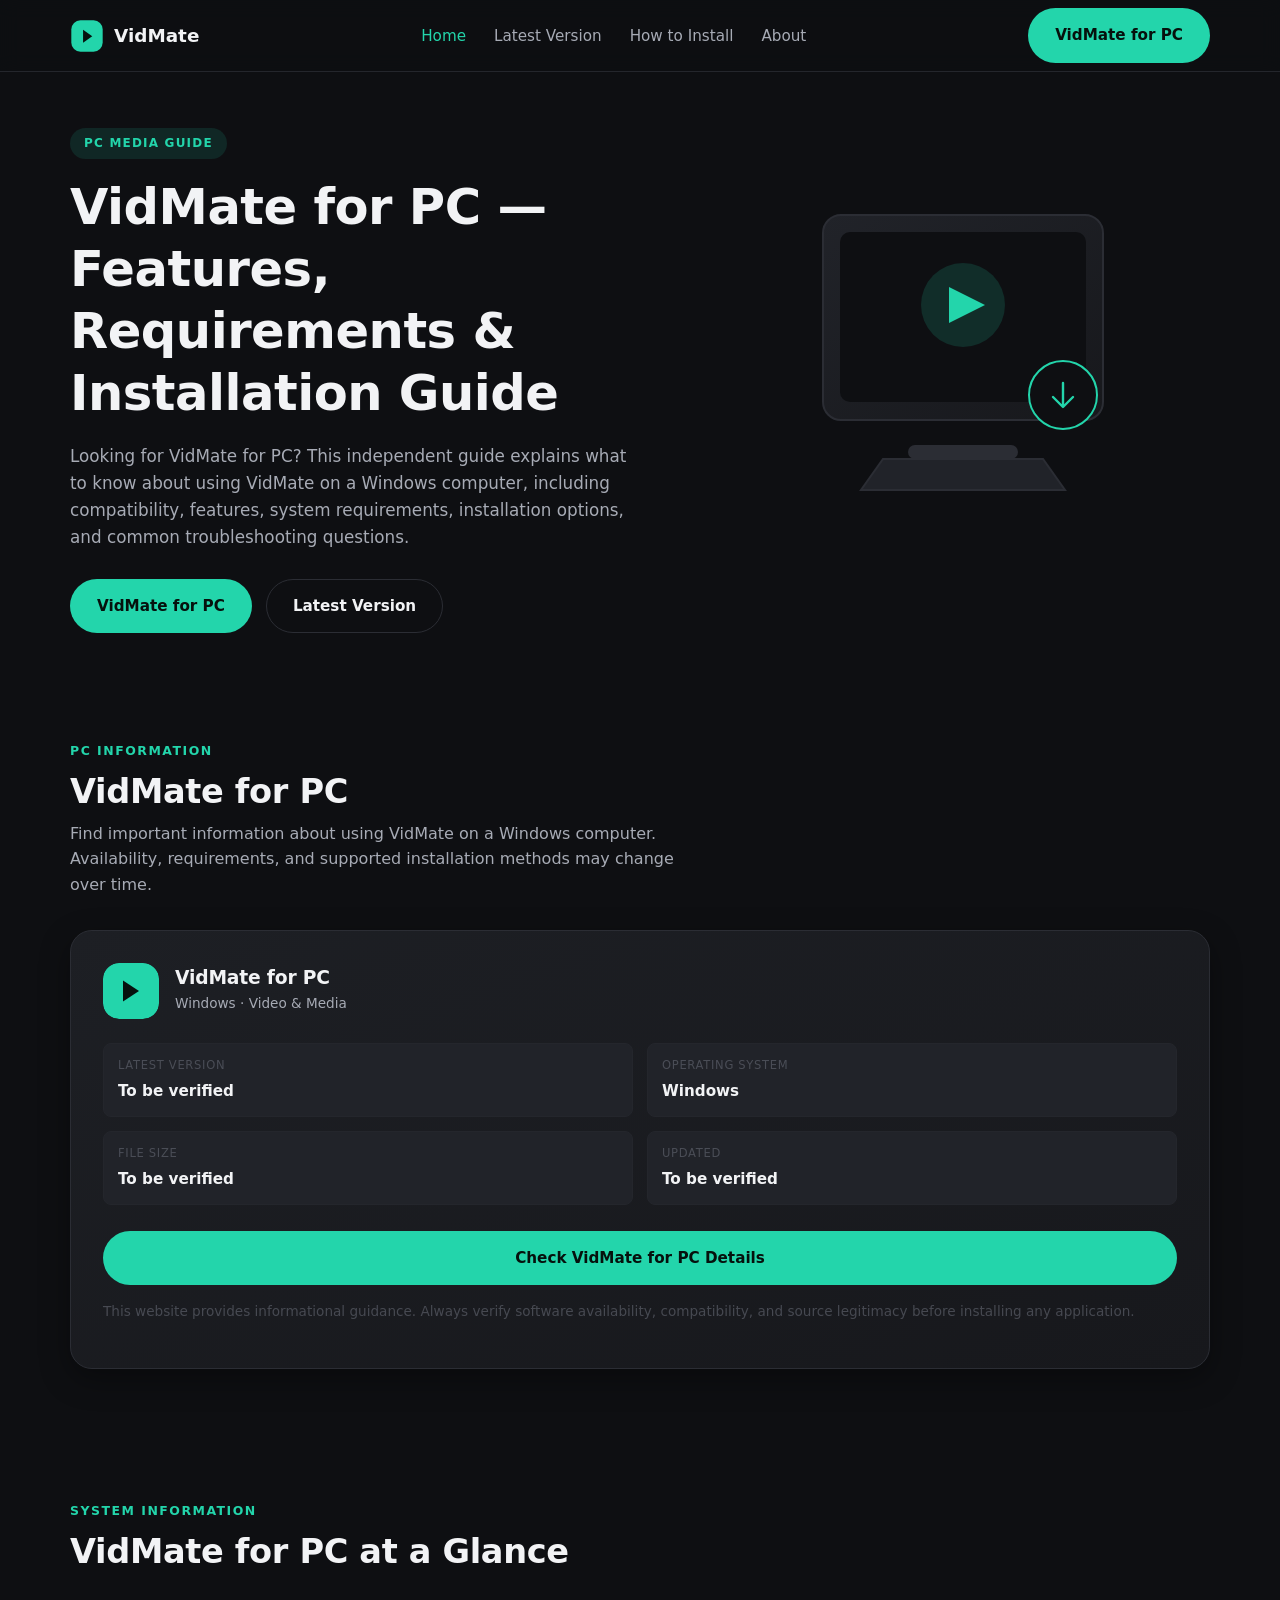
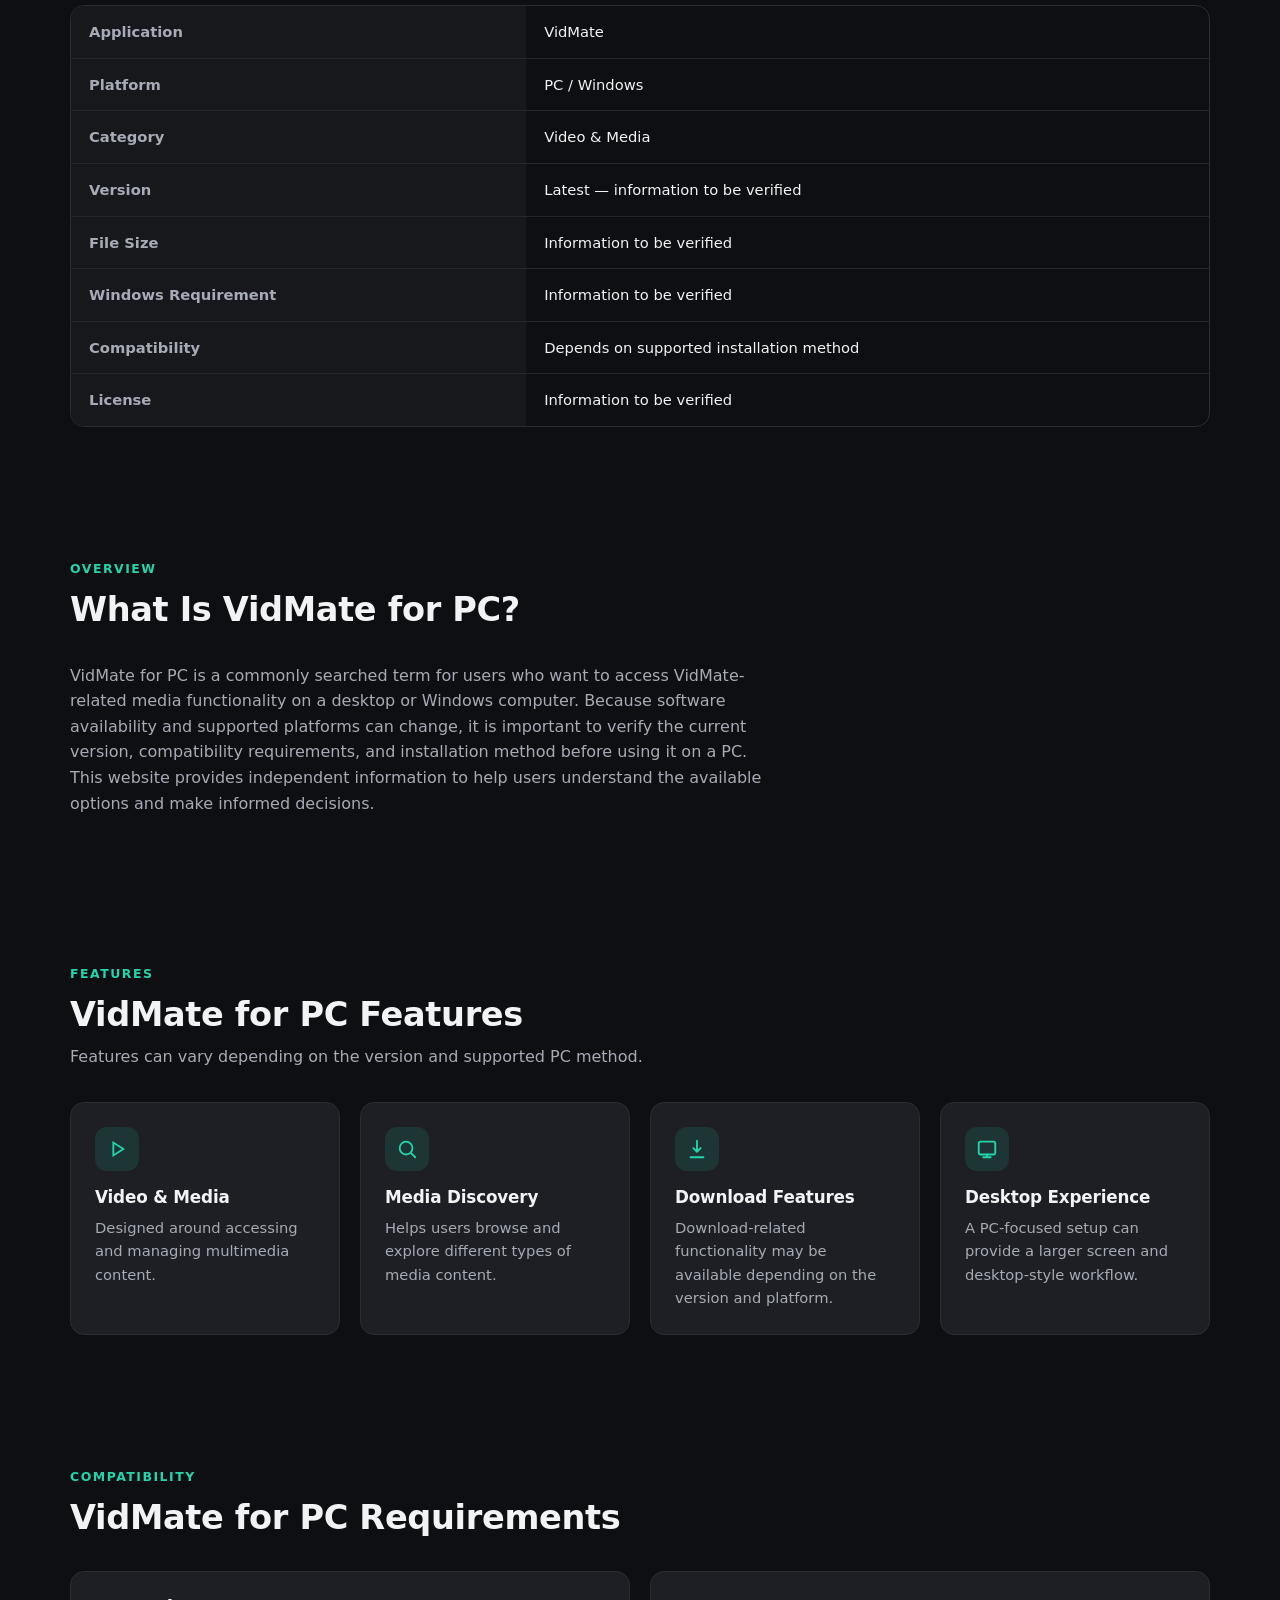
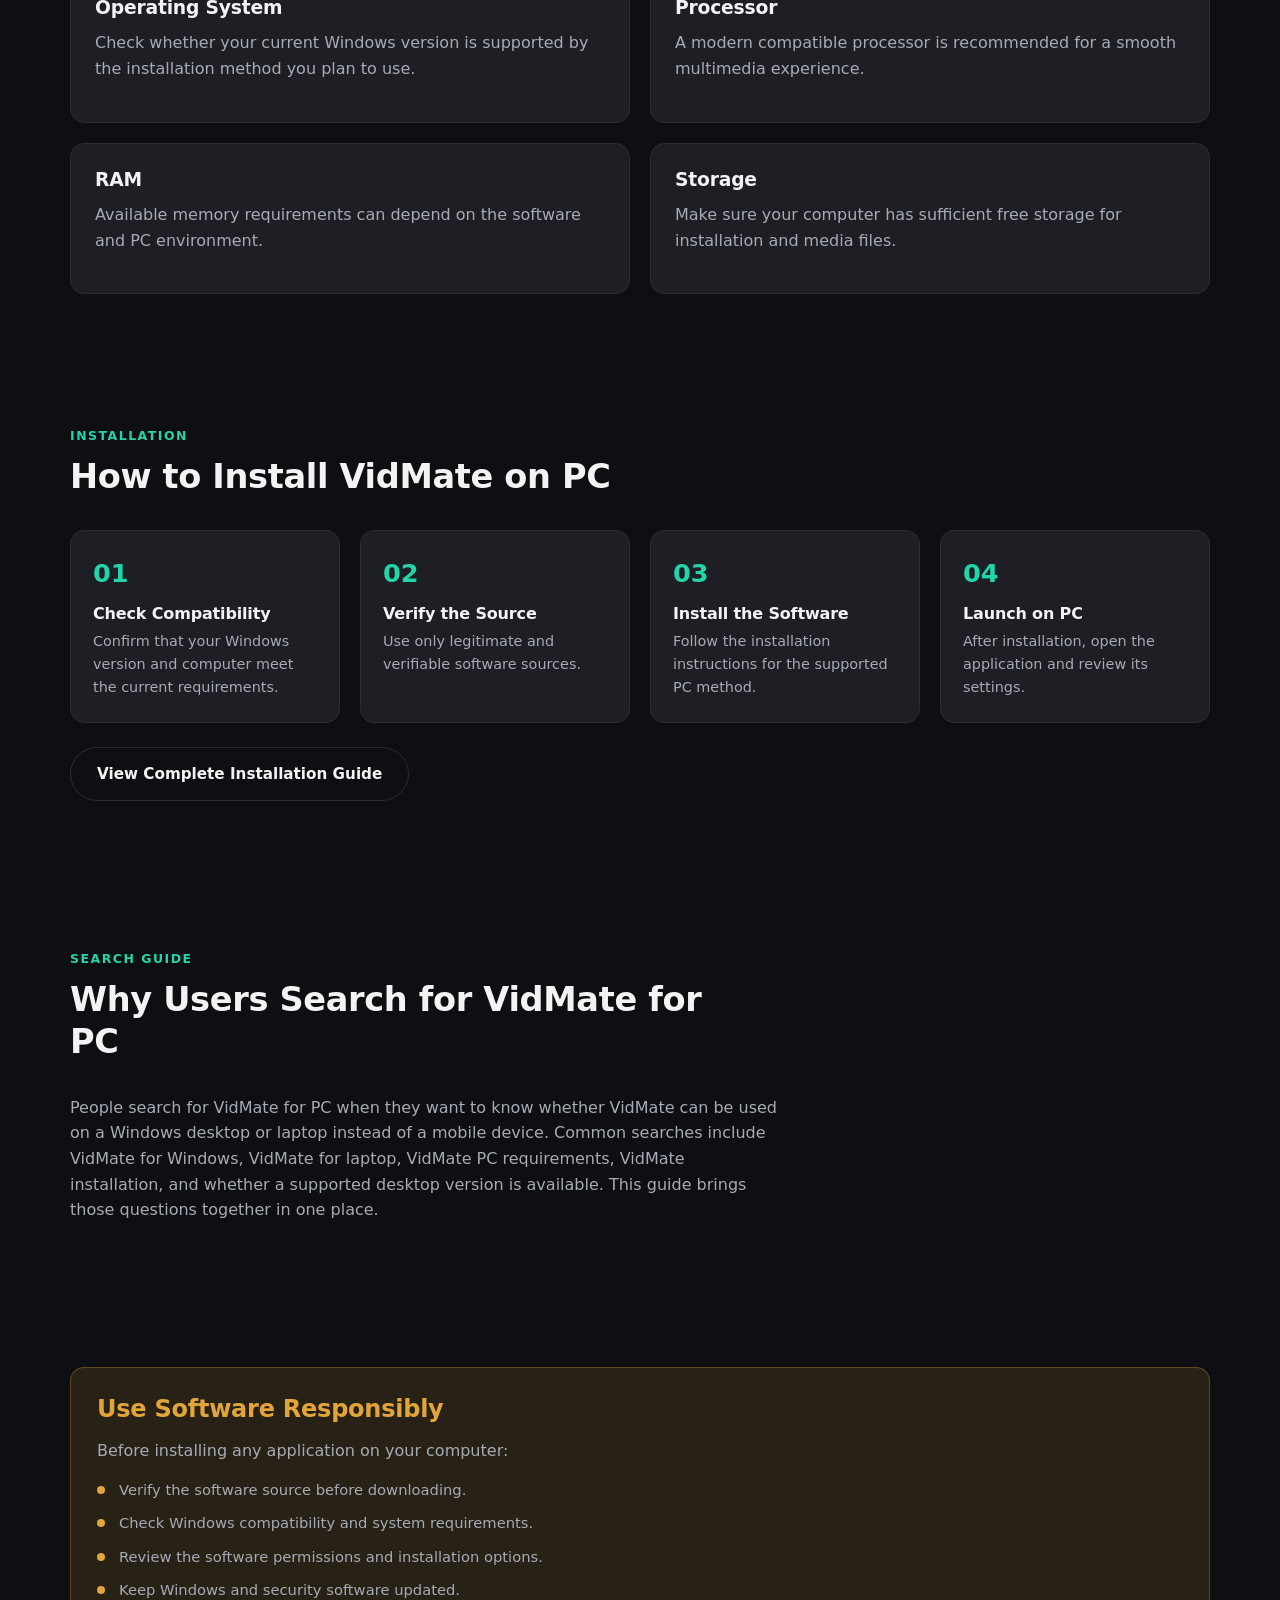
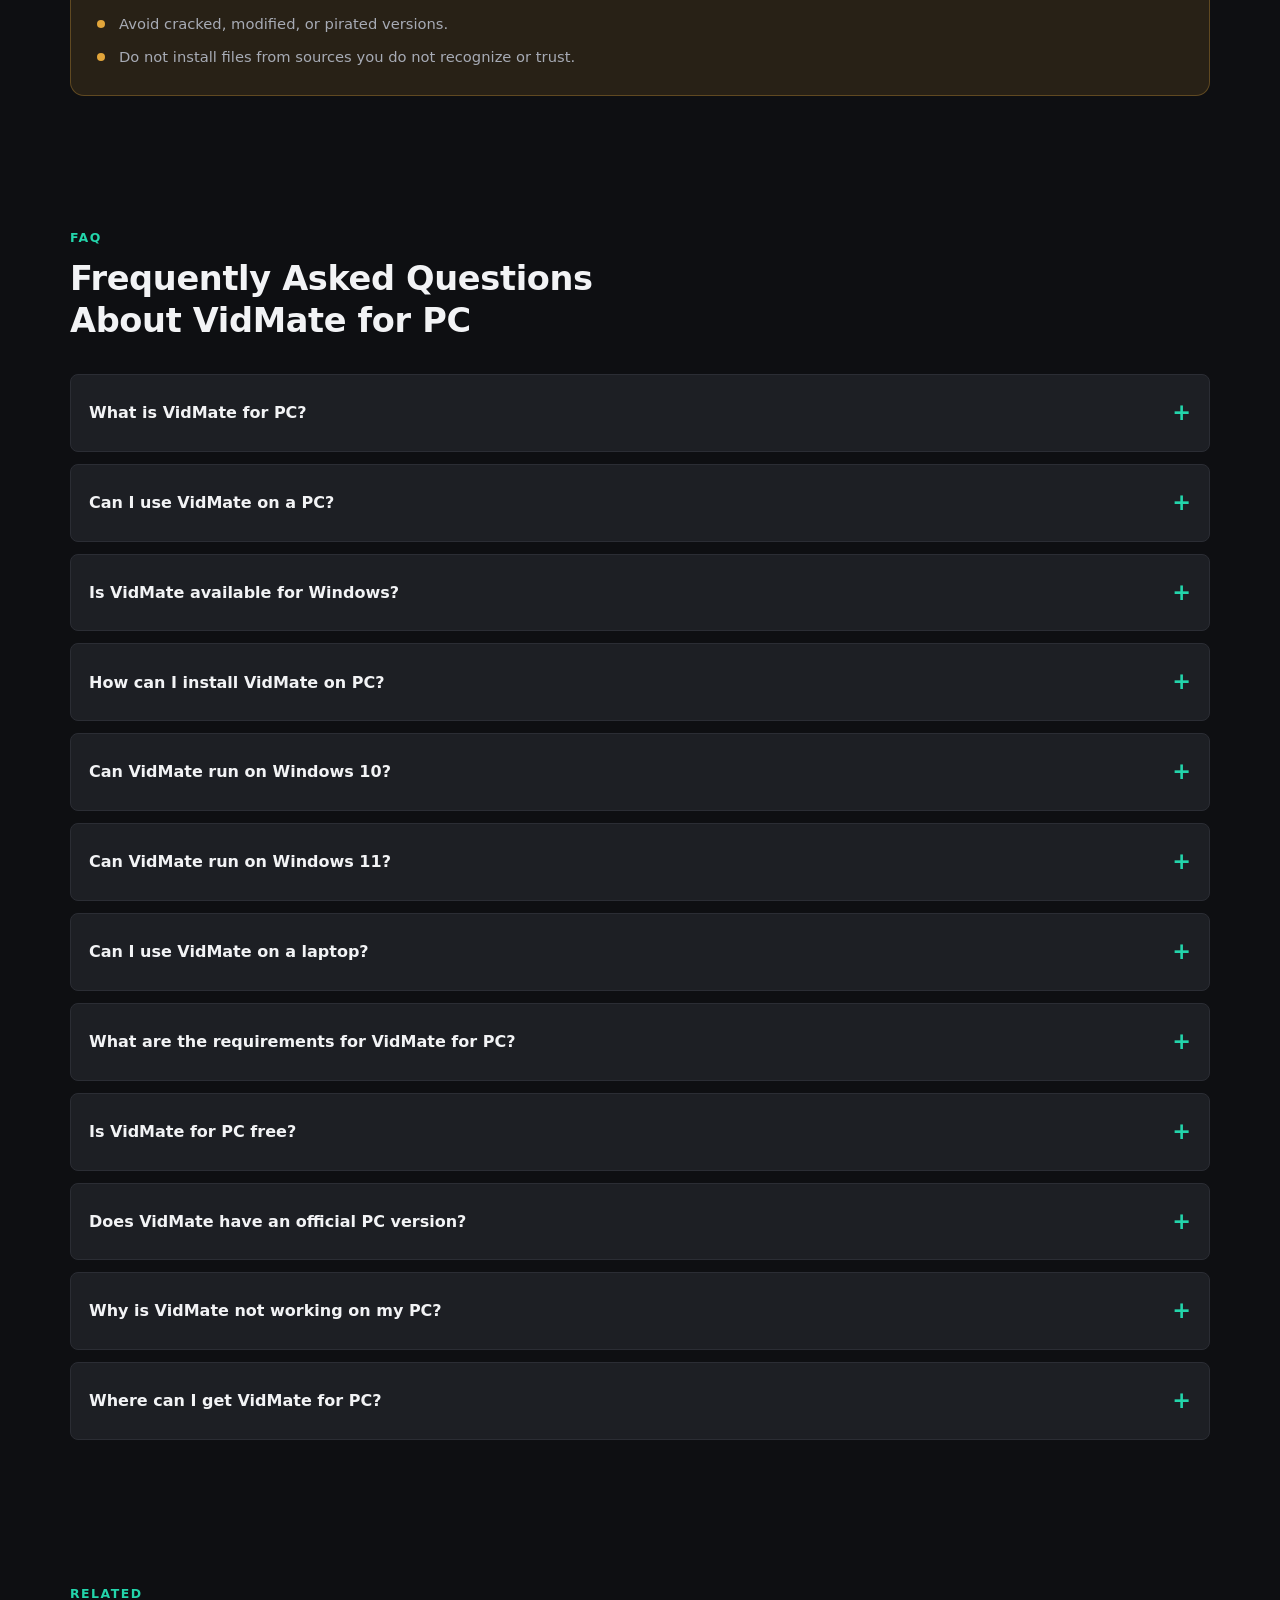
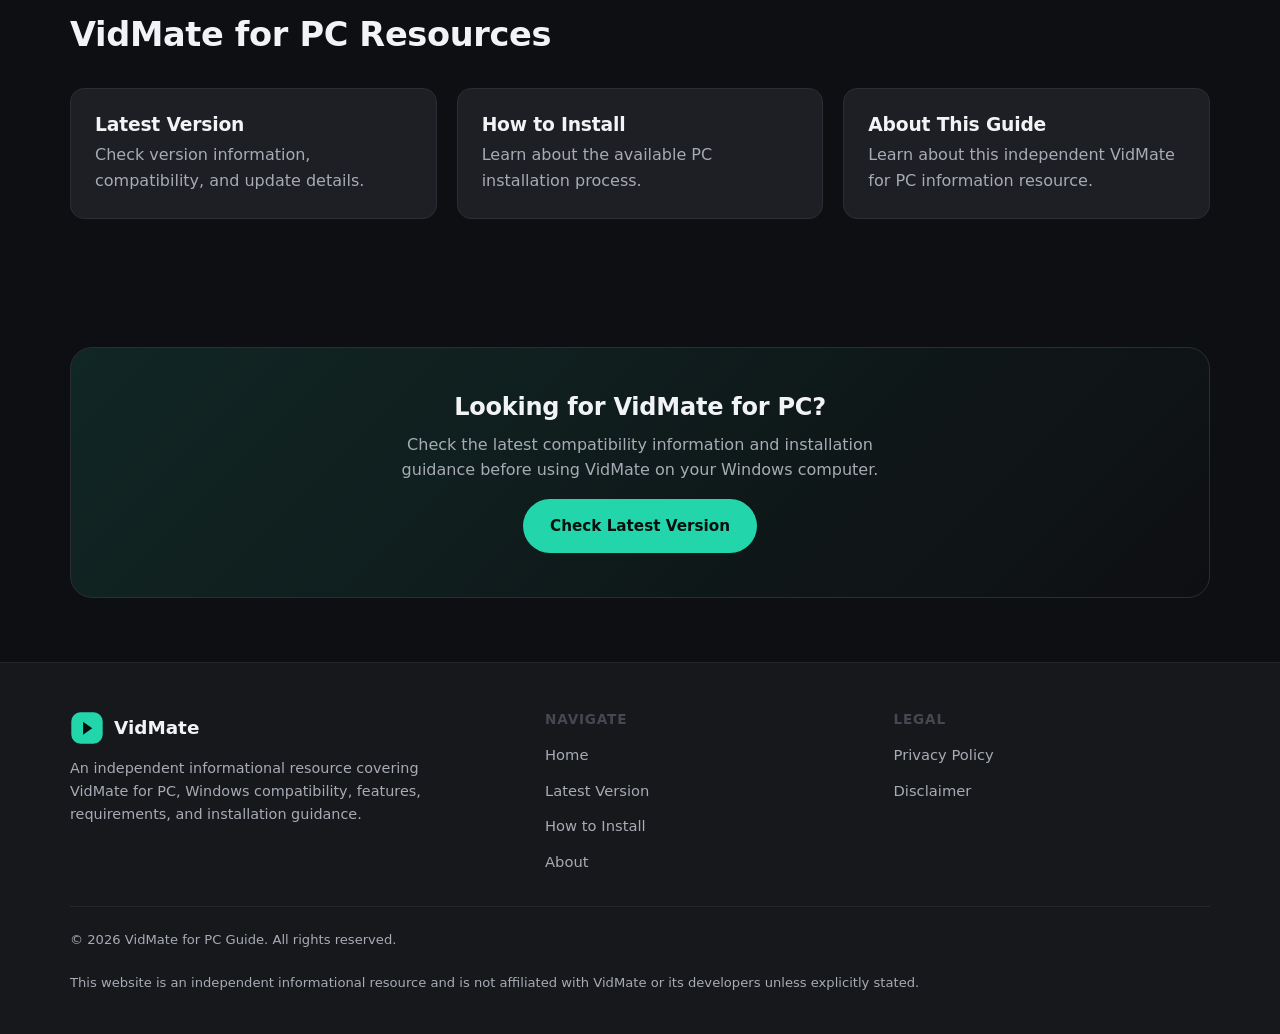
<file: index.html>
<!DOCTYPE html>

<html lang="en">
<head>
<meta charset="UTF-8">
<meta name="viewport" content="width=device-width, initial-scale=1.0">

<title>Download VidMate For PC - Free - latest version</title>
<meta name="description" content="Download VidMate for Windows and explore how to run the Android app on PC using an emulator, with video downloading features and setup guidance.">

<link rel="canonical" href="https://vidmate-for-pc.vercel.app/">
<meta name="robots" content="index, follow">

<meta property="og:type" content="website">
<meta property="og:title" content="VidMate for PC — Features, Requirements &amp; Installation Guide">
<meta property="og:description" content="Independent guide to VidMate for PC covering features, Windows compatibility, requirements, installation options, and common questions.">
<meta property="og:url" content="https://vidmate-for-pc.vercel.app/">
<meta property="og:image" content="https://vidmate-for-pc.vercel.app/assets/og-image.svg">
<meta name="twitter:card" content="summary_large_image">
<meta name="google-site-verification" content="F35rqbBVg6ENbyYrUl2NkJEeMcFJ85l4w1VI4RaCMEo" />
<link rel="icon" type="image/svg+xml" href="assets/favicon.svg">
<link rel="stylesheet" href="style.css">

<script type="application/ld+json">
{
  "@context": "https://schema.org",
  "@type": "WebSite",
  "name": "VidMate for PC Guide",
  "url": "https://vidmate-for-pc.vercel.app/",
  "description": "Independent informational resource about VidMate for PC, including features, requirements, compatibility, and installation guidance."
}
</script>

<script type="application/ld+json">
{
  "@context": "https://schema.org",
  "@type": "FAQPage",
  "mainEntity": [
    {
      "@type": "Question",
      "name": "What is VidMate for PC?",
      "acceptedAnswer": {
        "@type": "Answer",
        "text": "VidMate for PC refers to using VidMate-related functionality on a desktop or Windows computer. Availability and supported installation methods can vary, so users should verify the current official information before installing anything."
      }
    },
    {
      "@type": "Question",
      "name": "Can I use VidMate on a PC?",
      "acceptedAnswer": {
        "@type": "Answer",
        "text": "PC compatibility depends on the currently available version and supported installation method. Users should verify whether a compatible Windows version or supported method is currently available."
      }
    },
    {
      "@type": "Question",
      "name": "Is VidMate available for Windows?",
      "acceptedAnswer": {
        "@type": "Answer",
        "text": "Windows availability can change over time. Check current information from legitimate and verifiable sources before attempting to install VidMate on a Windows PC."
      }
    },
    {
      "@type": "Question",
      "name": "How can I install VidMate on PC?",
      "acceptedAnswer": {
        "@type": "Answer",
        "text": "Installation depends on the version and supported PC method available at the time. Check the system requirements first and use only legitimate, verifiable software sources."
      }
    },
    {
      "@type": "Question",
      "name": "What are the requirements for VidMate on PC?",
      "acceptedAnswer": {
        "@type": "Answer",
        "text": "Requirements depend on the software version and installation method. Users should check the latest verified Windows compatibility information before installation."
      }
    },
    {
      "@type": "Question",
      "name": "Is VidMate for PC free?",
      "acceptedAnswer": {
        "@type": "Answer",
        "text": "Pricing and licensing information can change. Always verify current details from a legitimate source before installing or using software."
      }
    },
    {
      "@type": "Question",
      "name": "Can VidMate run on Windows 10?",
      "acceptedAnswer": {
        "@type": "Answer",
        "text": "Compatibility with Windows 10 depends on the version and installation method. Check the current verified requirements before installation."
      }
    },
    {
      "@type": "Question",
      "name": "Can VidMate run on Windows 11?",
      "acceptedAnswer": {
        "@type": "Answer",
        "text": "Windows 11 compatibility depends on the available version and supported installation method. Verify current requirements before installing."
      }
    },
    {
      "@type": "Question",
      "name": "Does VidMate have an official PC version?",
      "acceptedAnswer": {
        "@type": "Answer",
        "text": "The availability of an official PC version should be confirmed through current information from VidMate's legitimate sources. This website does not claim affiliation with VidMate or its developers."
      }
    },
    {
      "@type": "Question",
      "name": "Can I use VidMate on a laptop?",
      "acceptedAnswer": {
        "@type": "Answer",
        "text": "A laptop may be able to run VidMate-related software if the currently supported PC method meets its operating system and hardware requirements."
      }
    },
    {
      "@type": "Question",
      "name": "Why is VidMate not working on my PC?",
      "acceptedAnswer": {
        "@type": "Answer",
        "text": "Possible causes include an unsupported Windows version, incompatible installation method, missing system components, insufficient resources, or an outdated version."
      }
    },
    {
      "@type": "Question",
      "name": "Where can I get VidMate for PC?",
      "acceptedAnswer": {
        "@type": "Answer",
        "text": "Users should obtain software only from legitimate and verifiable sources. This website does not host or link to unofficial, cracked, modified, or pirated software."
      }
    }
  ]
}
</script>

</head>

<body>

<a class="skip-link" href="#main-content">Skip to main content</a>

<header class="site-header">
  <div class="container">


<a class="brand" href="index.html" aria-label="VidMate for PC Guide home">
  <svg viewBox="0 0 52 52" aria-hidden="true">
    <rect x="2" y="2" width="48" height="48" rx="14" fill="#23d5ab"/>
    <path d="M20 16.5 L34 26.5 L20 36.5 Z" fill="#06110d"/>
  </svg>
  VidMate
</a>

<nav class="main-nav" aria-label="Primary">
  <ul>
    <li><a href="index.html" aria-current="page">Home</a></li>
    <li><a href="latest-version.html">Latest Version</a></li>
    <li><a href="how-to-install.html">How to Install</a></li>
    <li><a href="about.html">About</a></li>
  </ul>
</nav>

<div class="header-actions">
  <a class="btn btn-primary" href="#download">VidMate for PC</a>

  <button class="nav-toggle"
          type="button"
          aria-label="Open menu"
          aria-expanded="false"
          aria-controls="mobile-nav">

    <svg viewBox="0 0 24 24"
         fill="none"
         stroke="currentColor"
         stroke-width="2"
         aria-hidden="true">

      <path d="M4 6h16M4 12h16M4 18h16"
            stroke-linecap="round"/>
    </svg>

  </button>
</div>


  </div>

  <nav class="mobile-nav" id="mobile-nav" aria-label="Mobile">


<ul>
  <li><a href="index.html">Home</a></li>
  <li><a href="latest-version.html">Latest Version</a></li>
  <li><a href="how-to-install.html">How to Install</a></li>
  <li><a href="about.html">About</a></li>
  <li><a href="privacy.html">Privacy Policy</a></li>
  <li><a href="disclaimer.html">Disclaimer</a></li>
</ul>

<a class="btn btn-primary btn-block" href="#download">
  VidMate for PC
</a>


  </nav>

</header>

<main id="main-content">

<!-- HERO -->

<section class="hero">

  <div class="container">


<div class="hero-copy">

  <span class="hero-label">PC Media Guide</span>

  <h1>VidMate for PC — Features, Requirements &amp; Installation Guide</h1>

  <p class="hero-lead">
    Looking for VidMate for PC? This independent guide explains what to know about using VidMate on a Windows computer, including compatibility, features, system requirements, installation options, and common troubleshooting questions.
  </p>

  <div class="hero-actions">

    <a class="btn btn-primary" href="#download">
      VidMate for PC
    </a>

    <a class="btn btn-secondary" href="latest-version.html">
      Latest Version
    </a>

  </div>

</div>

<div class="hero-visual">

  <svg viewBox="0 0 360 420" aria-hidden="true">

    <defs>

      <linearGradient id="pcGrad"
                      x1="0"
                      y1="0"
                      x2="1"
                      y2="1">

        <stop offset="0" stop-color="#212329"/>
        <stop offset="1" stop-color="#17181c"/>

      </linearGradient>

    </defs>

    <rect x="40"
          y="45"
          width="280"
          height="205"
          rx="18"
          fill="url(#pcGrad)"
          stroke="#2b2d34"
          stroke-width="2"/>

    <rect x="57"
          y="62"
          width="246"
          height="170"
          rx="10"
          fill="#0e0f12"/>

    <circle cx="180"
            cy="135"
            r="42"
            fill="#23d5ab"
            opacity="0.15"/>

    <path d="M166 117 L202 135 L166 153 Z"
          fill="#23d5ab"/>

    <rect x="125"
          y="275"
          width="110"
          height="14"
          rx="7"
          fill="#2b2d34"/>

    <path d="M100 289 H260 L282 320 H78 Z"
          fill="#212329"
          stroke="#2b2d34"
          stroke-width="2"/>

    <g transform="translate(280 225)">

      <circle cx="0"
              cy="0"
              r="34"
              fill="#0e0f12"
              stroke="#23d5ab"
              stroke-width="2"/>

      <path d="M0 -12 L0 10 M-10 2 L0 12 L10 2"
            stroke="#23d5ab"
            stroke-width="2.4"
            fill="none"
            stroke-linecap="round"
            stroke-linejoin="round"/>

    </g>

  </svg>

</div>


  </div>

</section>

<!-- PC INFORMATION -->

<section id="download">

  <div class="container">


<div class="section-heading">

  <span class="eyebrow">PC Information</span>

  <h2>VidMate for PC</h2>

  <p>
    Find important information about using VidMate on a Windows computer. Availability, requirements, and supported installation methods may change over time.
  </p>

</div>

<div class="download-panel">

  <div class="download-panel-header">

    <svg class="app-icon"
         viewBox="0 0 56 56"
         aria-hidden="true">

      <rect width="56"
            height="56"
            rx="16"
            fill="#23d5ab"/>

      <path d="M20 17.5 L36 28 L20 38.5 Z"
            fill="#06110d"/>

    </svg>

    <div>

      <h3>VidMate for PC</h3>

      <p style="margin:0; font-size:0.85rem;">
        Windows &middot; Video &amp; Media
      </p>

    </div>

  </div>

  <div class="download-meta">

    <div>
      <span>Latest Version</span>
      <strong>To be verified</strong>
    </div>

    <div>
      <span>Operating System</span>
      <strong>Windows</strong>
    </div>

    <div>
      <span>File Size</span>
      <strong>To be verified</strong>
    </div>

    <div>
      <span>Updated</span>
      <strong>To be verified</strong>
    </div>

  </div>

  <a class="btn btn-primary btn-block"
     href="latest-version.html">
    Check VidMate for PC Details
  </a>

  <p class="download-note">
    This website provides informational guidance. Always verify software availability, compatibility, and source legitimacy before installing any application.
  </p>

</div>


  </div>

</section>

<!-- PC INFORMATION TABLE -->

<section>

  <div class="container">

<div class="section-heading">

  <span class="eyebrow">System Information</span>

  <h2>VidMate for PC at a Glance</h2>

</div>

<div class="info-table-wrap">

  <table class="info-table">

    <tbody>

      <tr>
        <th scope="row">Application</th>
        <td>VidMate</td>
      </tr>

      <tr>
        <th scope="row">Platform</th>
        <td>PC / Windows</td>
      </tr>

      <tr>
        <th scope="row">Category</th>
        <td>Video &amp; Media</td>
      </tr>

      <tr>
        <th scope="row">Version</th>
        <td>Latest — information to be verified</td>
      </tr>

      <tr>
        <th scope="row">File Size</th>
        <td>Information to be verified</td>
      </tr>

      <tr>
        <th scope="row">Windows Requirement</th>
        <td>Information to be verified</td>
      </tr>

      <tr>
        <th scope="row">Compatibility</th>
        <td>Depends on supported installation method</td>
      </tr>

      <tr>
        <th scope="row">License</th>
        <td>Information to be verified</td>
      </tr>

    </tbody>

  </table>

</div>


  </div>

</section>

<!-- OVERVIEW -->

<section>

  <div class="container">


<div class="section-heading">

  <span class="eyebrow">Overview</span>

  <h2>What Is VidMate for PC?</h2>

</div>

<p style="max-width:70ch;">
  VidMate for PC is a commonly searched term for users who want to access VidMate-related media functionality on a desktop or Windows computer. Because software availability and supported platforms can change, it is important to verify the current version, compatibility requirements, and installation method before using it on a PC. This website provides independent information to help users understand the available options and make informed decisions.
</p>


  </div>

</section>

<!-- FEATURES -->

<section>

  <div class="container">


<div class="section-heading">

  <span class="eyebrow">Features</span>

  <h2>VidMate for PC Features</h2>

  <p>
    Features can vary depending on the version and supported PC method.
  </p>

</div>

<div class="grid grid-4">

  <div class="card feature-card">

    <div class="icon">

      <svg viewBox="0 0 24 24"
           fill="none"
           stroke="currentColor"
           stroke-width="2"
           aria-hidden="true">

        <path d="M8 5v14l11-7z"/>

      </svg>

    </div>

    <h3>Video &amp; Media</h3>

    <p>
      Designed around accessing and managing multimedia content.
    </p>

  </div>


  <div class="card feature-card">

    <div class="icon">

      <svg viewBox="0 0 24 24"
           fill="none"
           stroke="currentColor"
           stroke-width="2"
           aria-hidden="true">

        <circle cx="11"
                cy="11"
                r="7"/>

        <path d="M21 21l-4.3-4.3"
              stroke-linecap="round"/>

      </svg>

    </div>

    <h3>Media Discovery</h3>

    <p>
      Helps users browse and explore different types of media content.
    </p>

  </div>


  <div class="card feature-card">

    <div class="icon">

      <svg viewBox="0 0 24 24"
           fill="none"
           stroke="currentColor"
           stroke-width="2"
           aria-hidden="true">

        <path d="M12 3v12m0 0l-4-4m4 4l4-4M5 21h14"
              stroke-linecap="round"
              stroke-linejoin="round"/>

      </svg>

    </div>

    <h3>Download Features</h3>

    <p>
      Download-related functionality may be available depending on the version and platform.
    </p>

  </div>


  <div class="card feature-card">

    <div class="icon">

      <svg viewBox="0 0 24 24"
           fill="none"
           stroke="currentColor"
           stroke-width="2"
           aria-hidden="true">

        <rect x="3"
              y="4"
              width="18"
              height="14"
              rx="2"/>

        <path d="M8 21h8M12 18v3"
              stroke-linecap="round"/>

      </svg>

    </div>

    <h3>Desktop Experience</h3>

    <p>
      A PC-focused setup can provide a larger screen and desktop-style workflow.
    </p>

  </div>

</div>


  </div>

</section>

<!-- REQUIREMENTS -->

<section>

  <div class="container">


<div class="section-heading">

  <span class="eyebrow">Compatibility</span>

  <h2>VidMate for PC Requirements</h2>

</div>

<div class="grid grid-2">

  <div class="card">

    <h3>Operating System</h3>

    <p>
      Check whether your current Windows version is supported by the installation method you plan to use.
    </p>

  </div>

  <div class="card">

    <h3>Processor</h3>

    <p>
      A modern compatible processor is recommended for a smooth multimedia experience.
    </p>

  </div>

  <div class="card">

    <h3>RAM</h3>

    <p>
      Available memory requirements can depend on the software and PC environment.
    </p>

  </div>

  <div class="card">

    <h3>Storage</h3>

    <p>
      Make sure your computer has sufficient free storage for installation and media files.
    </p>

  </div>

</div>


  </div>

</section>

<!-- INSTALLATION PREVIEW -->

<section>

  <div class="container">


<div class="section-heading">

  <span class="eyebrow">Installation</span>

  <h2>How to Install VidMate on PC</h2>

</div>

<div class="steps-grid steps-4">

  <div class="step-card">

    <span class="step-number">01</span>

    <h3>Check Compatibility</h3>

    <p>
      Confirm that your Windows version and computer meet the current requirements.
    </p>

  </div>

  <div class="step-card">

    <span class="step-number">02</span>

    <h3>Verify the Source</h3>

    <p>
      Use only legitimate and verifiable software sources.
    </p>

  </div>

  <div class="step-card">

    <span class="step-number">03</span>

    <h3>Install the Software</h3>

    <p>
      Follow the installation instructions for the supported PC method.
    </p>

  </div>

  <div class="step-card">

    <span class="step-number">04</span>

    <h3>Launch on PC</h3>

    <p>
      After installation, open the application and review its settings.
    </p>

  </div>

</div>

<p style="margin-top:24px;">

  <a class="btn btn-secondary"
     href="how-to-install.html">
    View Complete Installation Guide
  </a>

</p>


  </div>

</section>

<!-- WHY SEARCH -->

<section>

  <div class="container">


<div class="section-heading">

  <span class="eyebrow">Search Guide</span>

  <h2>Why Users Search for VidMate for PC</h2>

</div>

<p style="max-width:70ch;">
  People search for VidMate for PC when they want to know whether VidMate can be used on a Windows desktop or laptop instead of a mobile device. Common searches include VidMate for Windows, VidMate for laptop, VidMate PC requirements, VidMate installation, and whether a supported desktop version is available. This guide brings those questions together in one place.
</p>


  </div>

</section>

<!-- TRUST -->

<section>

  <div class="container">

<div class="trust-box">

  <h2>Use Software Responsibly</h2>

  <p style="margin:0;">
    Before installing any application on your computer:
  </p>

  <ul>

    <li>Verify the software source before downloading.</li>

    <li>Check Windows compatibility and system requirements.</li>

    <li>Review the software permissions and installation options.</li>

    <li>Keep Windows and security software updated.</li>

    <li>Avoid cracked, modified, or pirated versions.</li>

    <li>Do not install files from sources you do not recognize or trust.</li>

  </ul>

</div>

  </div>

</section>

<!-- FAQ -->

<section>

  <div class="container">


<div class="section-heading">

  <span class="eyebrow">FAQ</span>

  <h2>Frequently Asked Questions About VidMate for PC</h2>

</div>

<div class="faq-list">

  <details>

    <summary>What is VidMate for PC?</summary>

    <p class="faq-answer">
      VidMate for PC refers to using VidMate-related functionality on a desktop or Windows computer. Availability and supported installation methods can vary.
    </p>

  </details>


  <details>

    <summary>Can I use VidMate on a PC?</summary>

    <p class="faq-answer">
      PC compatibility depends on the currently available version and supported installation method. Verify the current requirements before installation.
    </p>

  </details>


  <details>

    <summary>Is VidMate available for Windows?</summary>

    <p class="faq-answer">
      Windows availability can change over time. Confirm current information from legitimate and verifiable sources.
    </p>

  </details>


  <details>

    <summary>How can I install VidMate on PC?</summary>

    <p class="faq-answer">
      Installation depends on the available PC method. Check compatibility first and follow instructions from a legitimate source.
    </p>

  </details>


  <details>

    <summary>Can VidMate run on Windows 10?</summary>

    <p class="faq-answer">
      Compatibility depends on the version and supported installation method. Check the latest verified requirements.
    </p>

  </details>


  <details>

    <summary>Can VidMate run on Windows 11?</summary>

    <p class="faq-answer">
      Windows 11 compatibility depends on the available version and supported method. Verify requirements before installing.
    </p>

  </details>


  <details>

    <summary>Can I use VidMate on a laptop?</summary>

    <p class="faq-answer">
      A laptop may be able to run VidMate-related software if its operating system and hardware meet the supported requirements.
    </p>

  </details>


  <details>

    <summary>What are the requirements for VidMate for PC?</summary>

    <p class="faq-answer">
      Requirements depend on the software version and installation method. Check current verified Windows compatibility information.
    </p>

  </details>


  <details>

    <summary>Is VidMate for PC free?</summary>

    <p class="faq-answer">
      Pricing and licensing information can change. Verify current details from a legitimate source.
    </p>

  </details>


  <details>

    <summary>Does VidMate have an official PC version?</summary>

    <p class="faq-answer">
      Official PC availability should be confirmed through current information from VidMate's legitimate sources.
    </p>

  </details>


  <details>

    <summary>Why is VidMate not working on my PC?</summary>

    <p class="faq-answer">
      Possible causes include an unsupported Windows version, incompatible installation method, missing system components, insufficient resources, or an outdated version.
    </p>

  </details>


  <details>

    <summary>Where can I get VidMate for PC?</summary>

    <p class="faq-answer">
      Obtain software only from legitimate and verifiable sources. This website does not host or link to unofficial, cracked, modified, or pirated software.
    </p>

  </details>

</div>

  </div>

</section>

<!-- RELATED -->

<section>

  <div class="container">

<div class="section-heading">

  <span class="eyebrow">Related</span>

  <h2>VidMate for PC Resources</h2>

</div>

<div class="grid grid-3">

  <a class="card" href="latest-version.html">

    <h3 style="margin-bottom:6px;">
      Latest Version
    </h3>

    <p style="margin:0;">
      Check version information, compatibility, and update details.
    </p>

  </a>


  <a class="card" href="how-to-install.html">

    <h3 style="margin-bottom:6px;">
      How to Install
    </h3>

    <p style="margin:0;">
      Learn about the available PC installation process.
    </p>

  </a>


  <a class="card" href="about.html">

    <h3 style="margin-bottom:6px;">
      About This Guide
    </h3>

    <p style="margin:0;">
      Learn about this independent VidMate for PC information resource.
    </p>

  </a>

</div>


  </div>

</section>

<!-- FINAL CTA -->

<section>

  <div class="container">


<div class="cta-banner">

  <h2>Looking for VidMate for PC?</h2>

  <p style="max-width:50ch; margin:0 auto;">
    Check the latest compatibility information and installation guidance before using VidMate on your Windows computer.
  </p>

  <a class="btn btn-primary"
     href="latest-version.html">
    Check Latest Version
  </a>

</div>


  </div>

</section>

</main>

<footer class="site-footer">

  <div class="container">


<div class="footer-grid">

  <div class="footer-brand">

    <a class="brand" href="index.html">

      <svg viewBox="0 0 52 52" aria-hidden="true">

        <rect x="2"
              y="2"
              width="48"
              height="48"
              rx="14"
              fill="#23d5ab"/>

        <path d="M20 16.5 L34 26.5 L20 36.5 Z"
              fill="#06110d"/>

      </svg>

      VidMate

    </a>

    <p>
      An independent informational resource covering VidMate for PC, Windows compatibility, features, requirements, and installation guidance.
    </p>

  </div>


  <div class="footer-col">

    <h4>Navigate</h4>

    <ul>

      <li>
        <a href="index.html">Home</a>
      </li>

      <li>
        <a href="latest-version.html">Latest Version</a>
      </li>

      <li>
        <a href="how-to-install.html">How to Install</a>
      </li>

      <li>
        <a href="about.html">About</a>
      </li>

    </ul>

  </div>


  <div class="footer-col">

    <h4>Legal</h4>

    <ul>

      <li>
        <a href="privacy.html">Privacy Policy</a>
      </li>

      <li>
        <a href="disclaimer.html">Disclaimer</a>
      </li>

    </ul>

  </div>

</div>


<div class="footer-bottom">

  <p>
    © 2026 VidMate for PC Guide. All rights reserved.
  </p>

  <p>
    This website is an independent informational resource and is not affiliated with VidMate or its developers unless explicitly stated.
  </p>

</div>

  </div>

</footer>

<script src="script.js"></script>

</body>
</html>
</file>
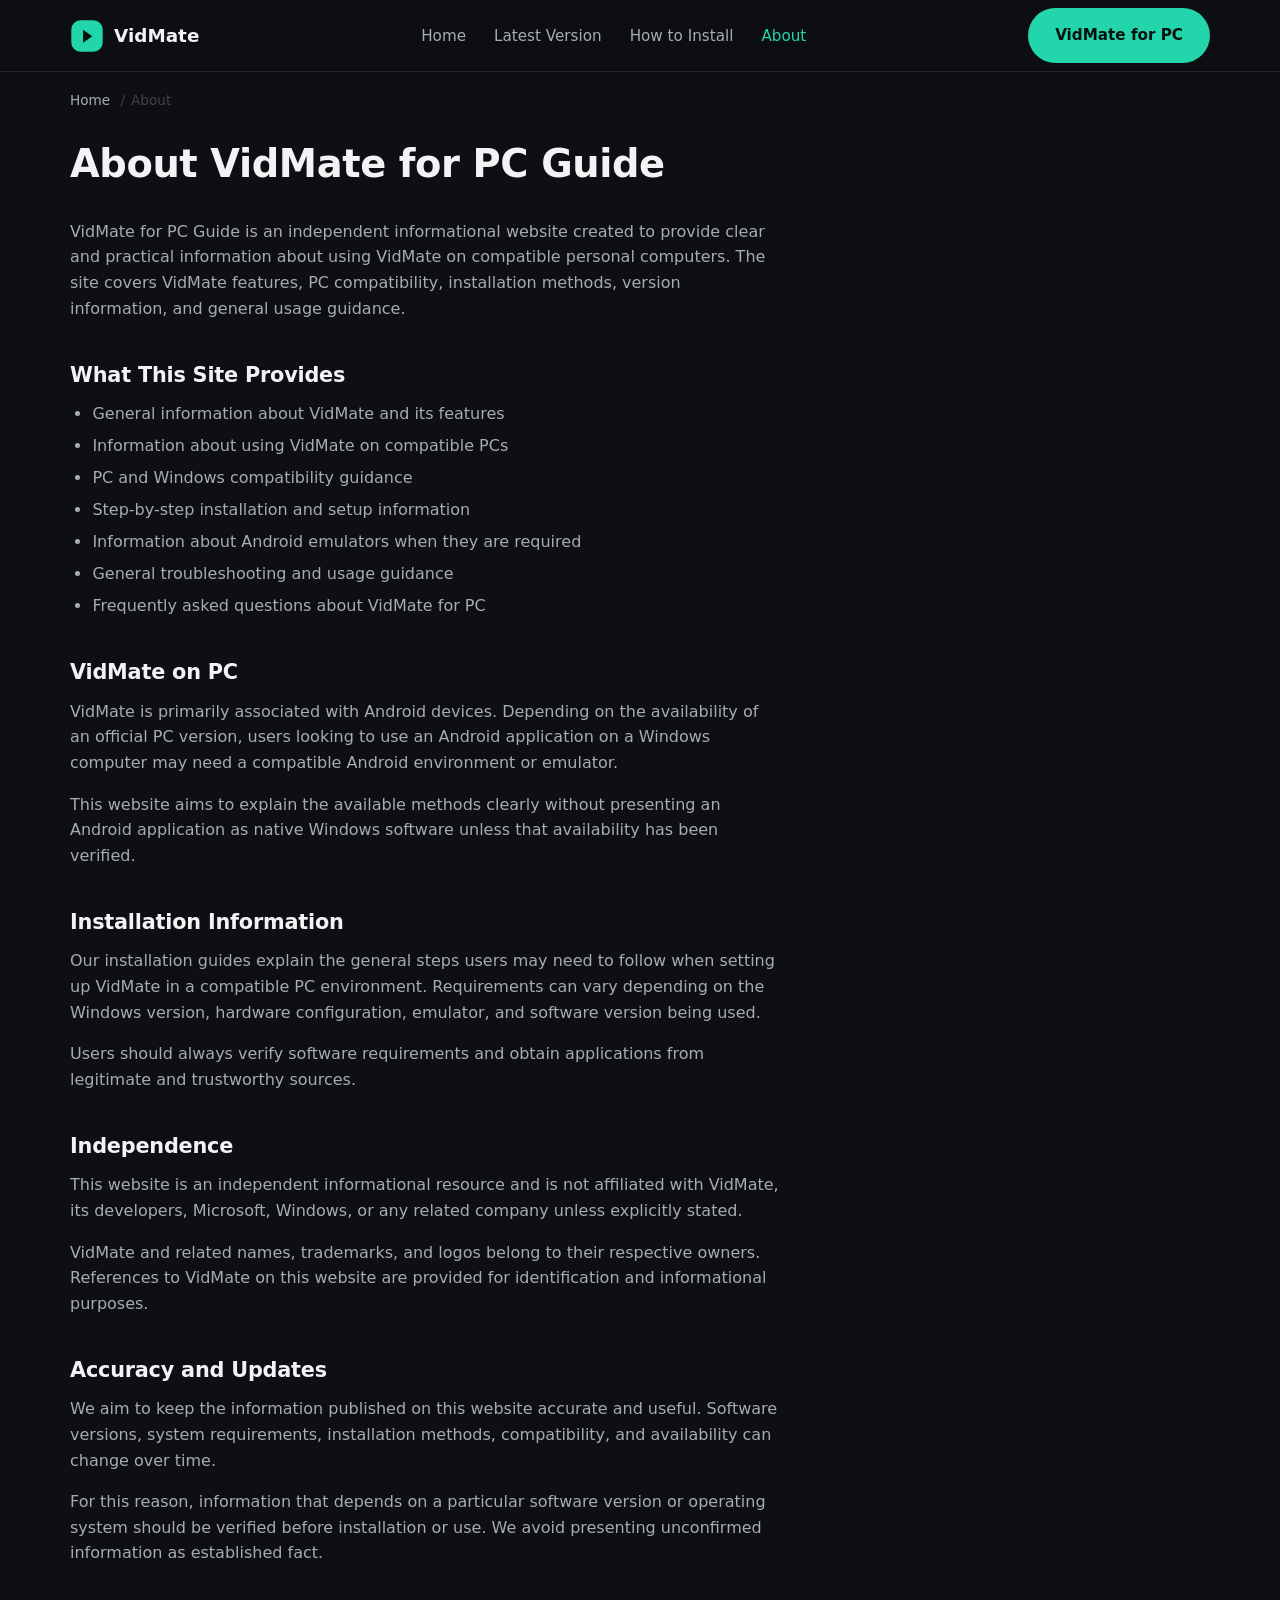
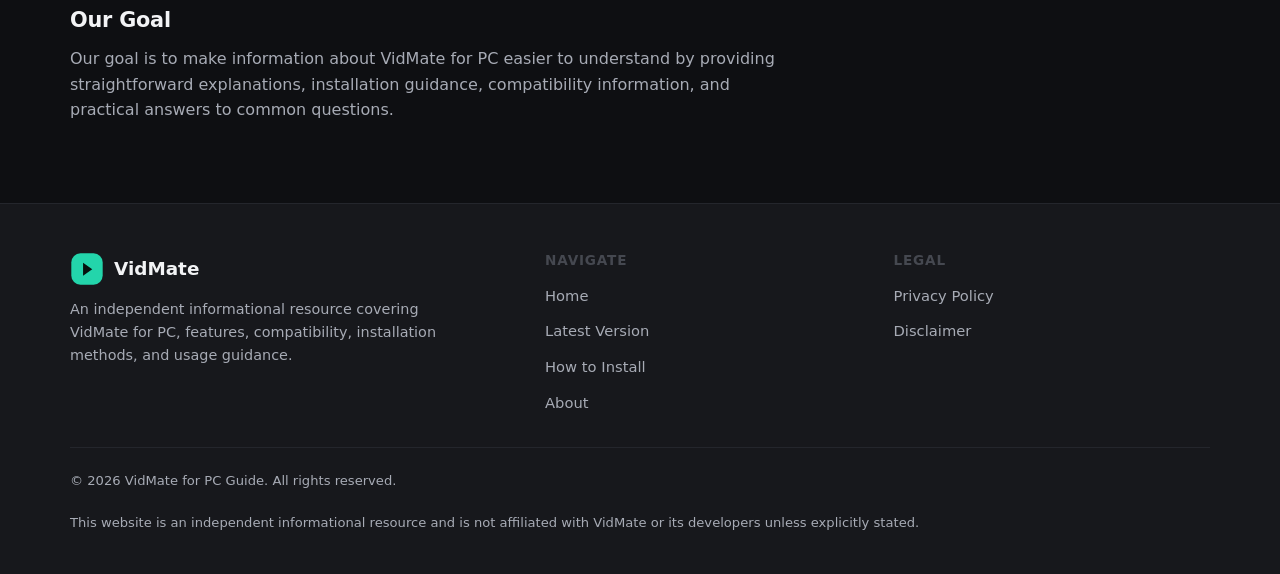
<file: about.html>
<!DOCTYPE html>
<html lang="en">
<head>
<meta charset="UTF-8">
<meta name="viewport" content="width=device-width, initial-scale=1.0">

<title>About VidMate for PC Guide</title>

<meta name="description" content="Learn about VidMate for PC Guide, an independent informational resource covering VidMate features, PC compatibility, installation methods, and usage guidance.">

<link rel="canonical" href="https://vidmate-for-pc.vercel.app/about.html">

<meta name="robots" content="index, follow">

<meta property="og:type" content="website">
<meta property="og:title" content="About VidMate for PC Guide">
<meta property="og:description" content="An independent informational resource covering VidMate for PC features, compatibility, installation methods, and usage guidance.">
<meta property="og:url" content="https://vidmate-for-pc.vercel.app/about.html">
<meta property="og:image" content="https://vidmate-for-pc.vercel.app/assets/og-image.svg">

<meta name="twitter:card" content="summary_large_image">
<meta name="twitter:title" content="About VidMate for PC Guide">
<meta name="twitter:description" content="Independent information about using VidMate on compatible PCs.">

<link rel="icon" type="image/svg+xml" href="assets/favicon.svg">
<link rel="stylesheet" href="style.css">

<script type="application/ld+json">
{
  "@context": "https://schema.org",
  "@type": "BreadcrumbList",
  "itemListElement": [
    {
      "@type": "ListItem",
      "position": 1,
      "name": "Home",
      "item": "https://vidmate-for-pc.vercel.app/"
    },
    {
      "@type": "ListItem",
      "position": 2,
      "name": "About",
      "item": "https://vidmate-for-pc.vercel.app/about.html"
    }
  ]
}
</script>

</head>

<body>

<a class="skip-link" href="#main-content">
Skip to main content
</a>


<header class="site-header">

<div class="container">

<a class="brand" href="index.html" aria-label="VidMate for PC Guide home">

<svg viewBox="0 0 52 52" aria-hidden="true">
<rect x="2" y="2" width="48" height="48" rx="14" fill="#23d5ab"/>
<path d="M20 16.5 L34 26.5 L20 36.5 Z" fill="#06110d"/>
</svg>

VidMate

</a>


<nav class="main-nav" aria-label="Primary">

<ul>

<li>
<a href="index.html">
Home
</a>
</li>

<li>
<a href="latest-version.html">
Latest Version
</a>
</li>

<li>
<a href="how-to-install.html">
How to Install
</a>
</li>

<li>
<a href="about.html" aria-current="page">
About
</a>
</li>

</ul>

</nav>


<div class="header-actions">

<a class="btn btn-primary" href="index.html#download">
VidMate for PC
</a>


<button
class="nav-toggle"
type="button"
aria-label="Open menu"
aria-expanded="false"
aria-controls="mobile-nav">

<svg
viewBox="0 0 24 24"
fill="none"
stroke="currentColor"
stroke-width="2"
aria-hidden="true">

<path
d="M4 6h16M4 12h16M4 18h16"
stroke-linecap="round"/>

</svg>

</button>

</div>

</div>


<nav class="mobile-nav" id="mobile-nav" aria-label="Mobile">

<ul>

<li>
<a href="index.html">
Home
</a>
</li>

<li>
<a href="latest-version.html">
Latest Version
</a>
</li>

<li>
<a href="how-to-install.html">
How to Install
</a>
</li>

<li>
<a href="about.html">
About
</a>
</li>

<li>
<a href="privacy.html">
Privacy Policy
</a>
</li>

<li>
<a href="disclaimer.html">
Disclaimer
</a>
</li>

</ul>


<a
class="btn btn-primary btn-block"
href="index.html#download">

VidMate for PC

</a>

</nav>

</header>


<main id="main-content">

<div class="container">


<nav class="breadcrumbs" aria-label="Breadcrumb">

<ol>

<li>
<a href="index.html">
Home
</a>
</li>

<li>
About
</li>

</ol>

</nav>


<div class="page-header">

<h1>
About VidMate for PC Guide
</h1>

</div>


<section
class="prose"
style="padding-top:0; max-width:70ch;">

<p>
VidMate for PC Guide is an independent informational website created to provide clear and practical information about using VidMate on compatible personal computers. The site covers VidMate features, PC compatibility, installation methods, version information, and general usage guidance.
</p>


<h2>
What This Site Provides
</h2>

<ul>

<li>
General information about VidMate and its features
</li>

<li>
Information about using VidMate on compatible PCs
</li>

<li>
PC and Windows compatibility guidance
</li>

<li>
Step-by-step installation and setup information
</li>

<li>
Information about Android emulators when they are required
</li>

<li>
General troubleshooting and usage guidance
</li>

<li>
Frequently asked questions about VidMate for PC
</li>

</ul>


<h2>
VidMate on PC
</h2>

<p>
VidMate is primarily associated with Android devices. Depending on the availability of an official PC version, users looking to use an Android application on a Windows computer may need a compatible Android environment or emulator.
</p>

<p>
This website aims to explain the available methods clearly without presenting an Android application as native Windows software unless that availability has been verified.
</p>


<h2>
Installation Information
</h2>

<p>
Our installation guides explain the general steps users may need to follow when setting up VidMate in a compatible PC environment. Requirements can vary depending on the Windows version, hardware configuration, emulator, and software version being used.
</p>

<p>
Users should always verify software requirements and obtain applications from legitimate and trustworthy sources.
</p>


<h2>
Independence
</h2>

<p>
This website is an independent informational resource and is not affiliated with VidMate, its developers, Microsoft, Windows, or any related company unless explicitly stated.
</p>

<p>
VidMate and related names, trademarks, and logos belong to their respective owners. References to VidMate on this website are provided for identification and informational purposes.
</p>


<h2>
Accuracy and Updates
</h2>

<p>
We aim to keep the information published on this website accurate and useful. Software versions, system requirements, installation methods, compatibility, and availability can change over time.
</p>

<p>
For this reason, information that depends on a particular software version or operating system should be verified before installation or use. We avoid presenting unconfirmed information as established fact.
</p>


<h2>
Our Goal
</h2>

<p>
Our goal is to make information about VidMate for PC easier to understand by providing straightforward explanations, installation guidance, compatibility information, and practical answers to common questions.
</p>

</section>

</div>

</main>


<footer class="site-footer">

<div class="container">

<div class="footer-grid">


<div class="footer-brand">

<a class="brand" href="index.html">

<svg viewBox="0 0 52 52" aria-hidden="true">

<rect
x="2"
y="2"
width="48"
height="48"
rx="14"
fill="#23d5ab"/>

<path
d="M20 16.5 L34 26.5 L20 36.5 Z"
fill="#06110d"/>

</svg>

VidMate

</a>


<p>
An independent informational resource covering VidMate for PC,
features, compatibility, installation methods, and usage guidance.
</p>

</div>


<div class="footer-col">

<h4>
Navigate
</h4>

<ul>

<li>
<a href="index.html">
Home
</a>
</li>

<li>
<a href="latest-version.html">
Latest Version
</a>
</li>

<li>
<a href="how-to-install.html">
How to Install
</a>
</li>

<li>
<a href="about.html">
About
</a>
</li>

</ul>

</div>


<div class="footer-col">

<h4>
Legal
</h4>

<ul>

<li>
<a href="privacy.html">
Privacy Policy
</a>
</li>

<li>
<a href="disclaimer.html">
Disclaimer
</a>
</li>

</ul>

</div>


</div>


<div class="footer-bottom">

<p>
© 2026 VidMate for PC Guide. All rights reserved.
</p>

<p>
This website is an independent informational resource and is not
affiliated with VidMate or its developers unless explicitly stated.
</p>

</div>

</div>

</footer>


<script src="script.js"></script>

</body>

</html>
</file>
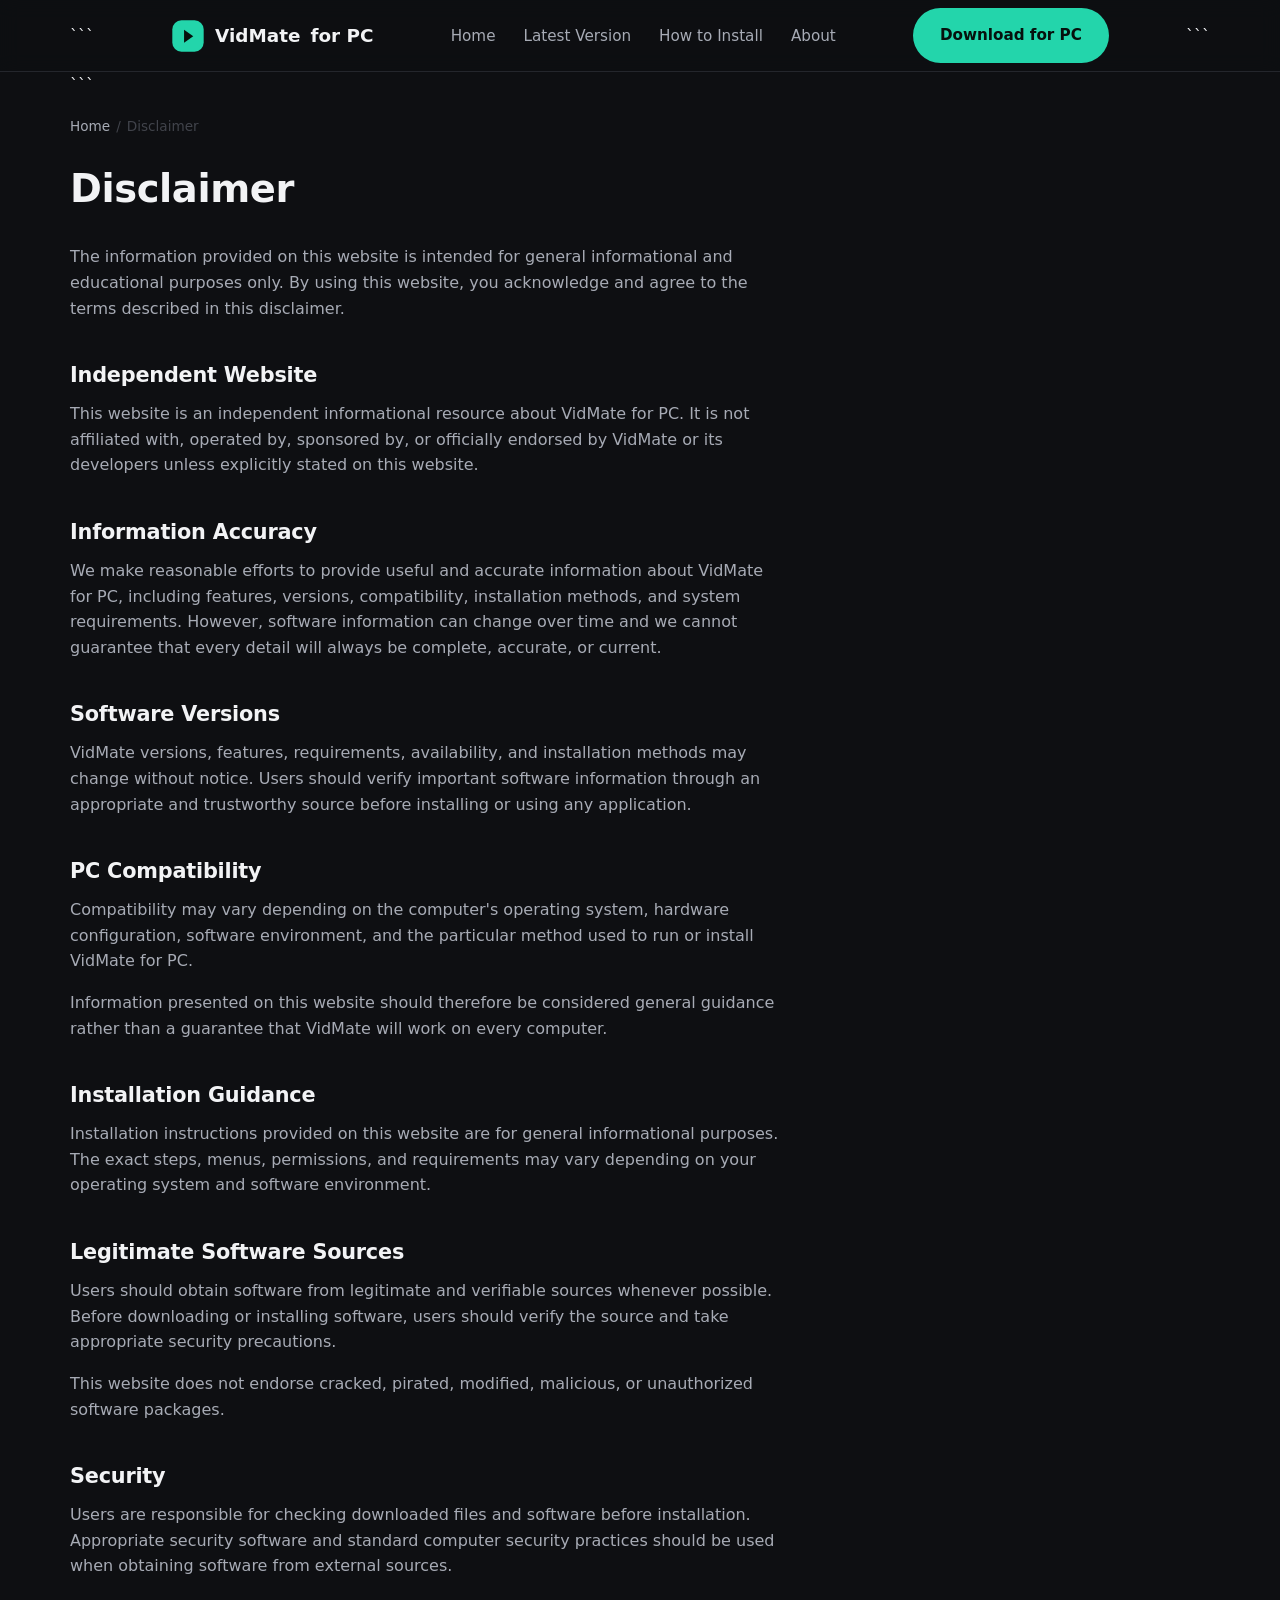
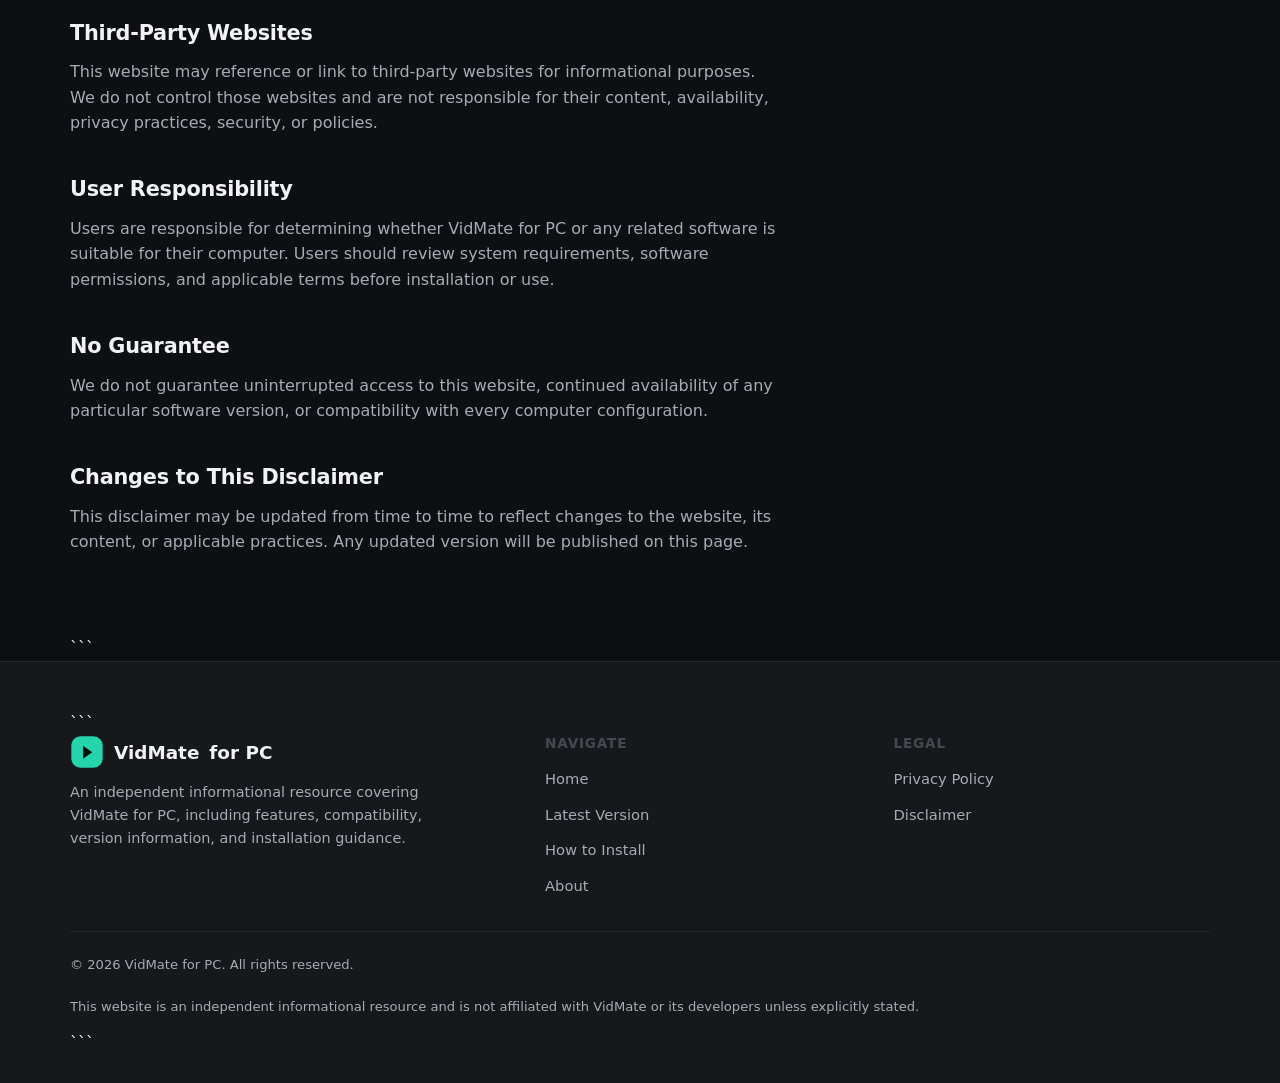
<file: disclaimer.html>
<!DOCTYPE html>

<html lang="en">
<head>
<meta charset="UTF-8">
<meta name="viewport" content="width=device-width, initial-scale=1.0">

<title>Disclaimer — VidMate for PC</title>
<meta name="description" content="Read the disclaimer for VidMate for PC covering software information, compatibility, installation guidance, availability, and user responsibility.">
<meta name="robots" content="index, follow">
<link rel="canonical" href="https://vidmate-for-pc.vercel.app/disclaimer.html">

<meta property="og:type" content="website">
<meta property="og:title" content="Disclaimer — VidMate for PC">
<meta property="og:description" content="Disclaimer for the independent VidMate for PC informational website covering software information, compatibility, and installation guidance.">
<meta property="og:url" content="https://vidmate-for-pc.vercel.app/disclaimer.html">
<meta property="og:image" content="https://vidmate-for-pc.vercel.app/assets/og-image.svg">

<meta name="twitter:card" content="summary_large_image">
<meta name="twitter:title" content="Disclaimer — VidMate for PC">
<meta name="twitter:description" content="Important information about VidMate for PC content, compatibility, installation, and software availability.">

<link rel="icon" type="image/svg+xml" href="assets/favicon.svg">
<link rel="stylesheet" href="style.css">
</head>

<body>

<a class="skip-link" href="#main-content">Skip to main content</a>

<header class="site-header">
  <div class="container">

```
<a class="brand" href="index.html" aria-label="VidMate for PC home">
  <svg viewBox="0 0 52 52" aria-hidden="true">
    <rect x="2" y="2" width="48" height="48" rx="14" fill="#23d5ab"/>
    <path d="M20 16.5 L34 26.5 L20 36.5 Z" fill="#06110d"/>
  </svg>
  VidMate <span>for PC</span>
</a>

<nav class="main-nav" aria-label="Primary">
  <ul>
    <li><a href="index.html">Home</a></li>
    <li><a href="latest-version.html">Latest Version</a></li>
    <li><a href="how-to-install.html">How to Install</a></li>
    <li><a href="about.html">About</a></li>
  </ul>
</nav>

<div class="header-actions">
  <a class="btn btn-primary" href="index.html#download">
    Download for PC
  </a>

  <button class="nav-toggle"
          type="button"
          aria-label="Open menu"
          aria-expanded="false"
          aria-controls="mobile-nav">

    <svg viewBox="0 0 24 24"
         fill="none"
         stroke="currentColor"
         stroke-width="2"
         aria-hidden="true">
      <path d="M4 6h16M4 12h16M4 18h16" stroke-linecap="round"/>
    </svg>

  </button>
</div>
```

  </div>

  <nav class="mobile-nav" id="mobile-nav" aria-label="Mobile">
    <ul>
      <li><a href="index.html">Home</a></li>
      <li><a href="latest-version.html">Latest Version</a></li>
      <li><a href="how-to-install.html">How to Install</a></li>
      <li><a href="about.html">About</a></li>
      <li><a href="privacy.html">Privacy Policy</a></li>
      <li><a href="disclaimer.html">Disclaimer</a></li>
    </ul>

```
<a class="btn btn-primary btn-block" href="index.html#download">
  Download for PC
</a>
```

  </nav>
</header>

<main id="main-content">

  <div class="container">

```
<nav class="breadcrumbs" aria-label="Breadcrumb">
  <ol>
    <li><a href="index.html">Home</a></li>
    <li>Disclaimer</li>
  </ol>
</nav>

<div class="page-header">
  <h1>Disclaimer</h1>
</div>

<section class="prose" style="padding-top:0; max-width:70ch;">

  <p>
    The information provided on this website is intended for general
    informational and educational purposes only. By using this website,
    you acknowledge and agree to the terms described in this disclaimer.
  </p>

  <h2>Independent Website</h2>

  <p>
    This website is an independent informational resource about VidMate
    for PC. It is not affiliated with, operated by, sponsored by, or
    officially endorsed by VidMate or its developers unless explicitly
    stated on this website.
  </p>

  <h2>Information Accuracy</h2>

  <p>
    We make reasonable efforts to provide useful and accurate information
    about VidMate for PC, including features, versions, compatibility,
    installation methods, and system requirements. However, software
    information can change over time and we cannot guarantee that every
    detail will always be complete, accurate, or current.
  </p>

  <h2>Software Versions</h2>

  <p>
    VidMate versions, features, requirements, availability, and
    installation methods may change without notice. Users should verify
    important software information through an appropriate and trustworthy
    source before installing or using any application.
  </p>

  <h2>PC Compatibility</h2>

  <p>
    Compatibility may vary depending on the computer's operating system,
    hardware configuration, software environment, and the particular
    method used to run or install VidMate for PC.
  </p>

  <p>
    Information presented on this website should therefore be considered
    general guidance rather than a guarantee that VidMate will work on
    every computer.
  </p>

  <h2>Installation Guidance</h2>

  <p>
    Installation instructions provided on this website are for general
    informational purposes. The exact steps, menus, permissions, and
    requirements may vary depending on your operating system and software
    environment.
  </p>

  <h2>Legitimate Software Sources</h2>

  <p>
    Users should obtain software from legitimate and verifiable sources
    whenever possible. Before downloading or installing software, users
    should verify the source and take appropriate security precautions.
  </p>

  <p>
    This website does not endorse cracked, pirated, modified, malicious,
    or unauthorized software packages.
  </p>

  <h2>Security</h2>

  <p>
    Users are responsible for checking downloaded files and software
    before installation. Appropriate security software and standard
    computer security practices should be used when obtaining software
    from external sources.
  </p>

  <h2>Third-Party Websites</h2>

  <p>
    This website may reference or link to third-party websites for
    informational purposes. We do not control those websites and are not
    responsible for their content, availability, privacy practices,
    security, or policies.
  </p>

  <h2>User Responsibility</h2>

  <p>
    Users are responsible for determining whether VidMate for PC or any
    related software is suitable for their computer. Users should review
    system requirements, software permissions, and applicable terms before
    installation or use.
  </p>

  <h2>No Guarantee</h2>

  <p>
    We do not guarantee uninterrupted access to this website, continued
    availability of any particular software version, or compatibility
    with every computer configuration.
  </p>

  <h2>Changes to This Disclaimer</h2>

  <p>
    This disclaimer may be updated from time to time to reflect changes
    to the website, its content, or applicable practices. Any updated
    version will be published on this page.
  </p>

</section>
```

  </div>

</main>

<footer class="site-footer">

  <div class="container">

```
<div class="footer-grid">

  <div class="footer-brand">

    <a class="brand" href="index.html">
      <svg viewBox="0 0 52 52" aria-hidden="true">
        <rect x="2" y="2" width="48" height="48" rx="14" fill="#23d5ab"/>
        <path d="M20 16.5 L34 26.5 L20 36.5 Z" fill="#06110d"/>
      </svg>
      VidMate <span>for PC</span>
    </a>

    <p>
      An independent informational resource covering VidMate for PC,
      including features, compatibility, version information, and
      installation guidance.
    </p>

  </div>

  <div class="footer-col">
    <h4>Navigate</h4>

    <ul>
      <li><a href="index.html">Home</a></li>
      <li><a href="latest-version.html">Latest Version</a></li>
      <li><a href="how-to-install.html">How to Install</a></li>
      <li><a href="about.html">About</a></li>
    </ul>
  </div>

  <div class="footer-col">
    <h4>Legal</h4>

    <ul>
      <li><a href="privacy.html">Privacy Policy</a></li>
      <li><a href="disclaimer.html">Disclaimer</a></li>
    </ul>
  </div>

</div>

<div class="footer-bottom">

  <p>© 2026 VidMate for PC. All rights reserved.</p>

  <p>
    This website is an independent informational resource and is not
    affiliated with VidMate or its developers unless explicitly stated.
  </p>

</div>
```

  </div>

</footer>

<script src="script.js"></script>

</body>
</html>
</file>
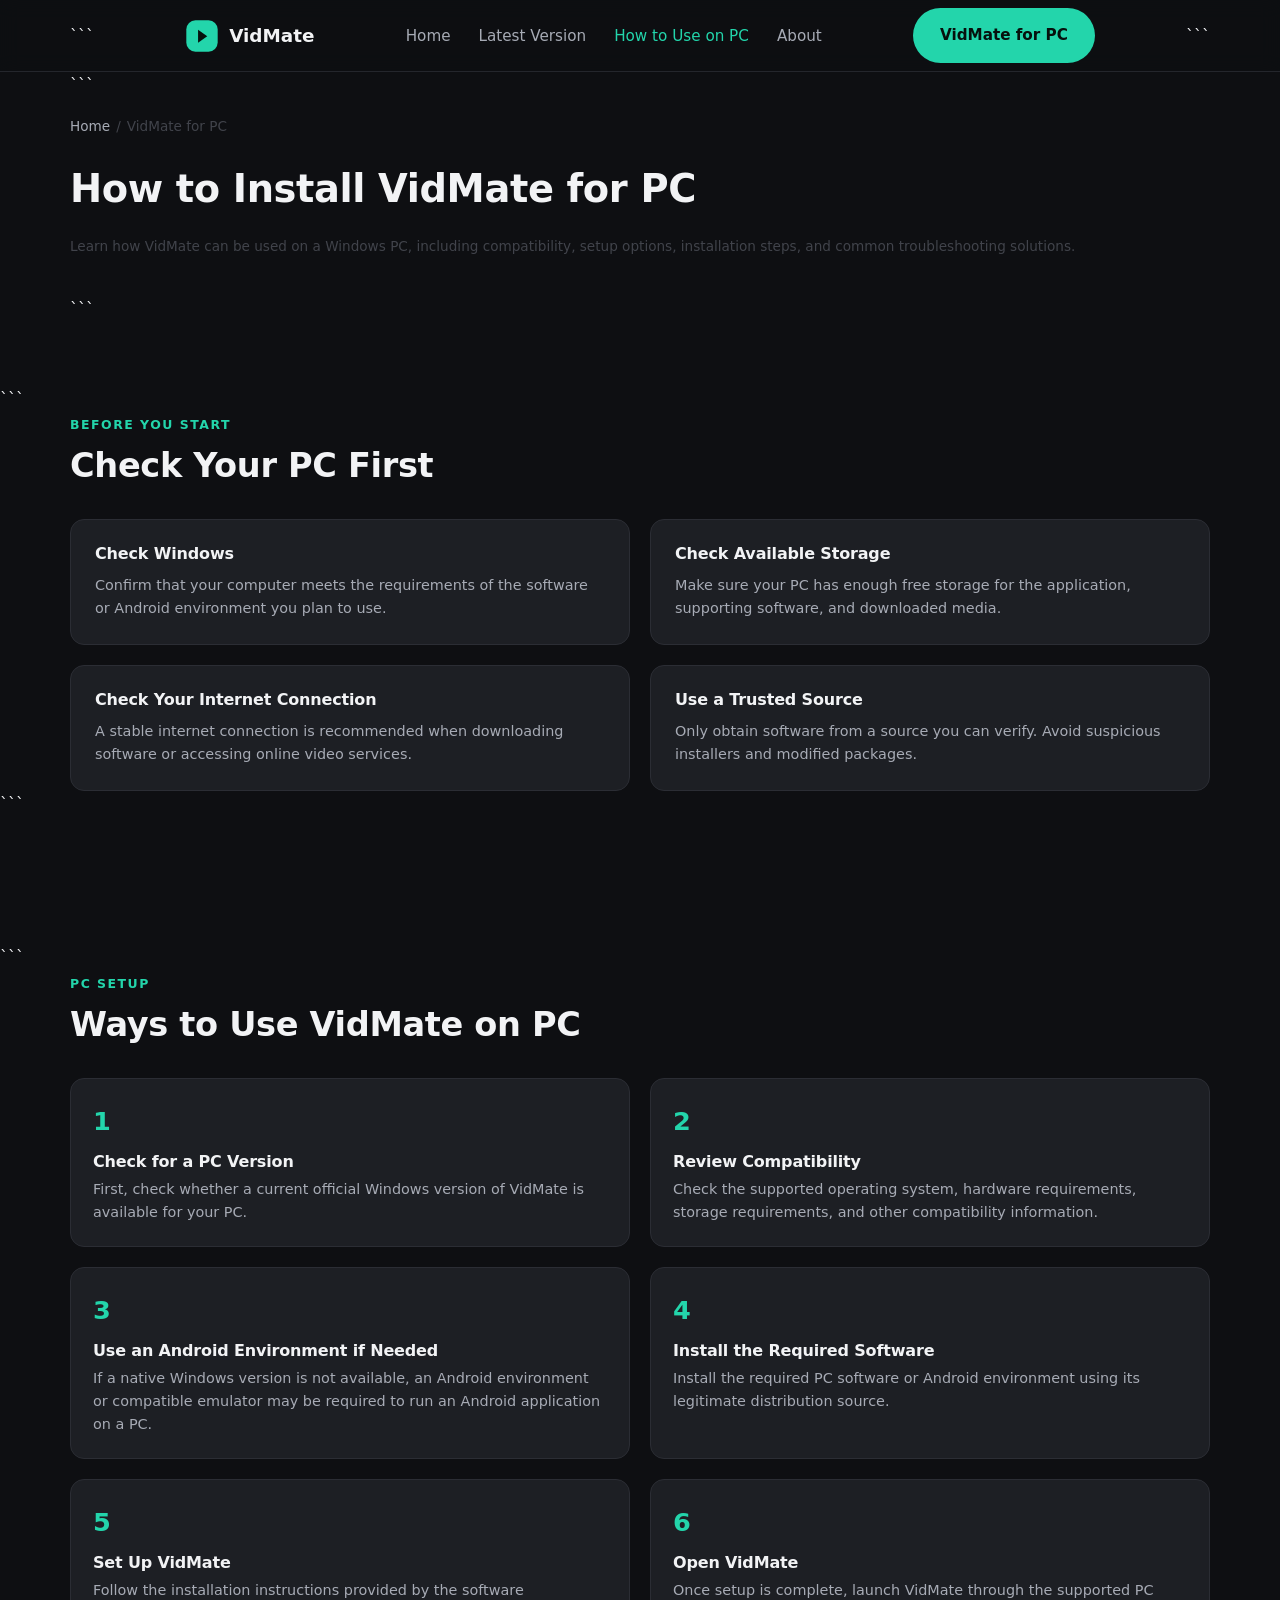
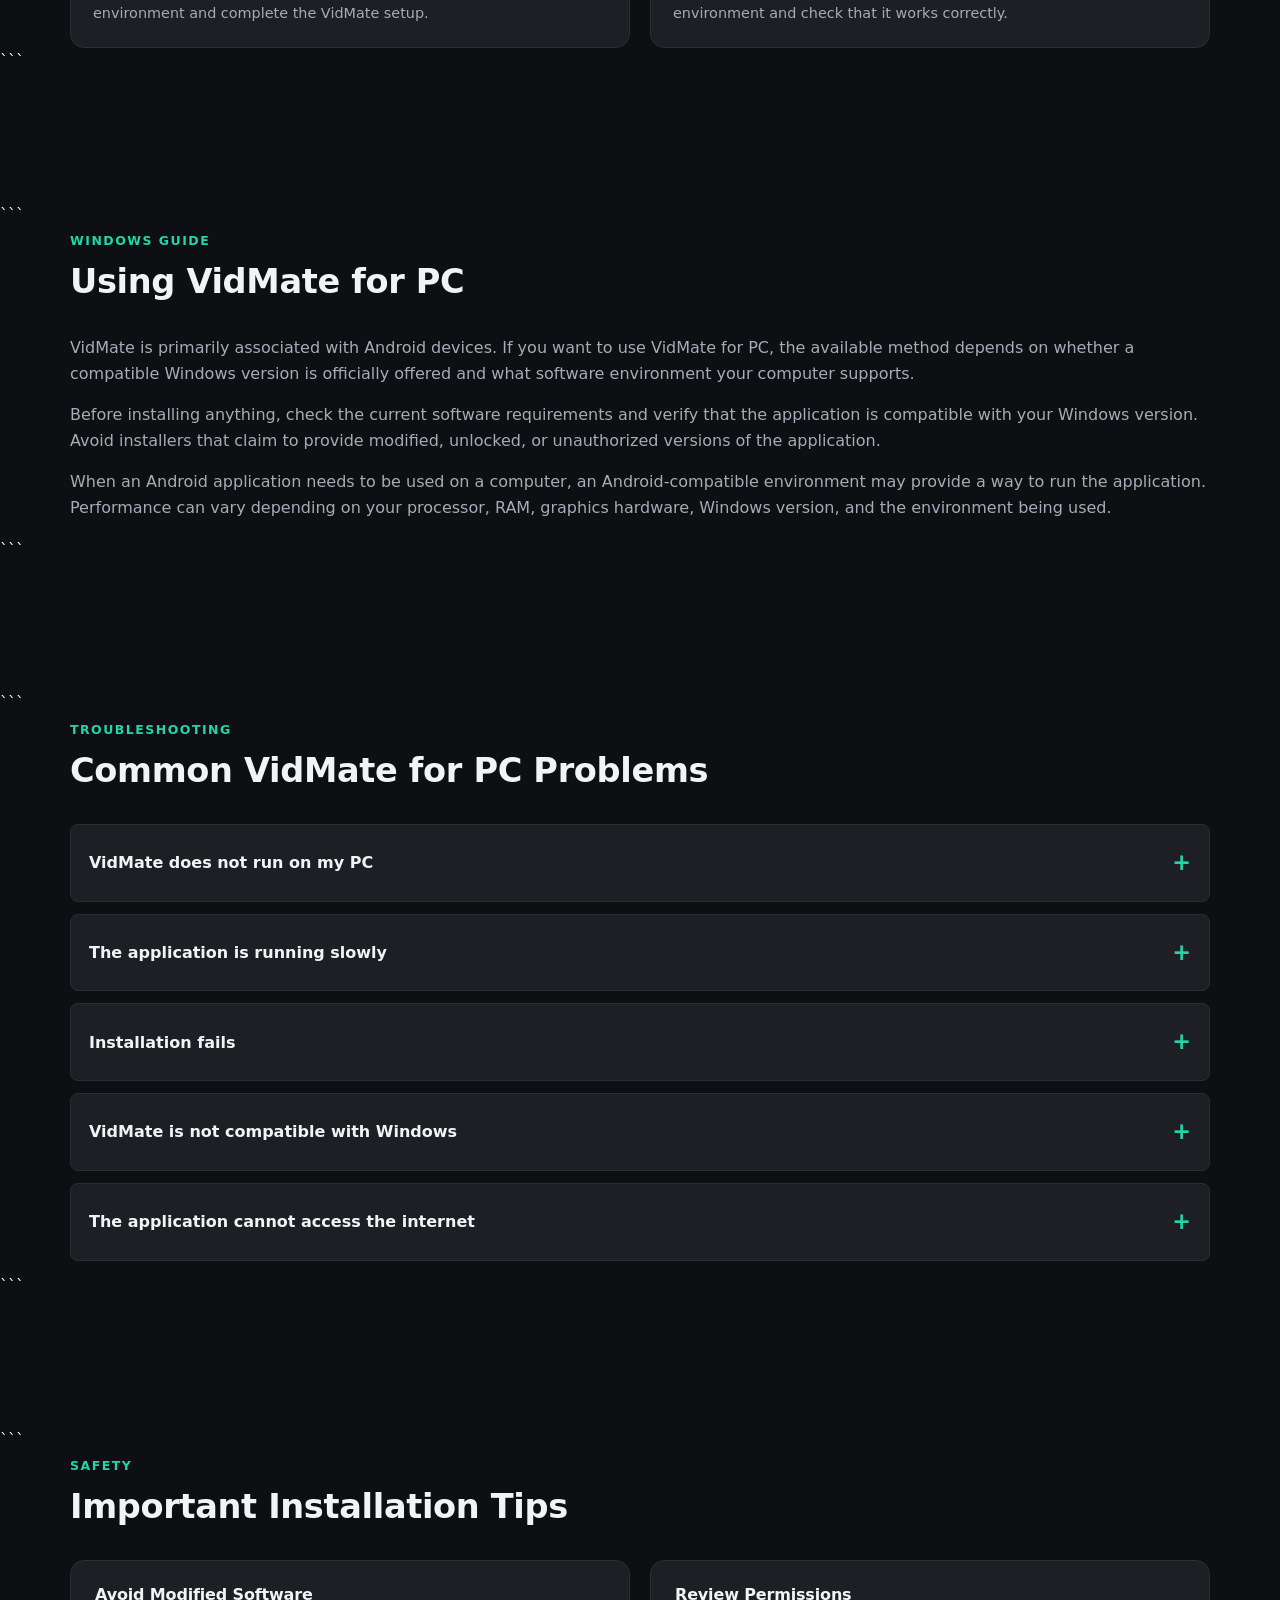
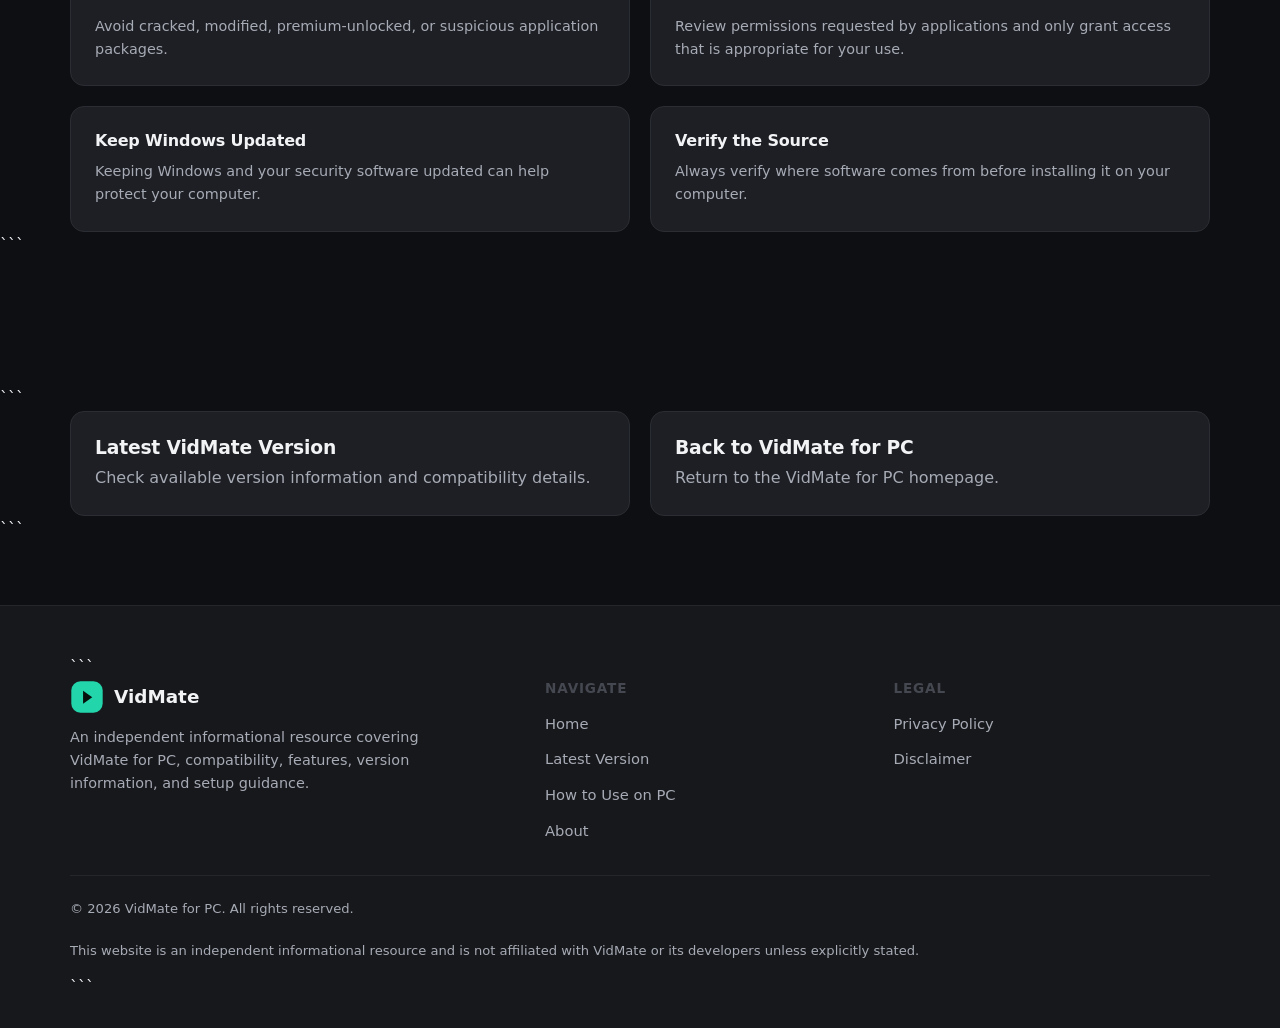
<file: how-to-install.html>
<!DOCTYPE html>

<html lang="en">
<head>
<meta charset="UTF-8">
<meta name="viewport" content="width=device-width, initial-scale=1.0">

<title>How to Install VidMate for PC — Complete Guide</title>
<meta name="description" content="Learn how to use VidMate for PC with this complete guide covering Windows compatibility, installation options, setup steps, troubleshooting, and safe usage.">
<link rel="canonical" href="https://vidmate-for-pc.vercel.app/how-to-install.html">
<meta name="robots" content="index, follow">

<meta property="og:type" content="article">
<meta property="og:title" content="How to Install VidMate for PC — Complete Guide">
<meta property="og:description" content="Learn how to use VidMate for PC with Windows compatibility, installation options, setup steps, and troubleshooting tips.">
<meta property="og:url" content="https://vidmate-for-pc.vercel.app/how-to-install.html">
<meta property="og:image" content="https://vidmate-for-pc.vercel.app/assets/og-image.svg">
<meta name="twitter:card" content="summary_large_image">
<meta name="twitter:title" content="How to Install VidMate for PC">
<meta name="twitter:description" content="A practical guide to using VidMate on a Windows PC.">

<link rel="icon" type="image/svg+xml" href="assets/favicon.svg">
<link rel="stylesheet" href="style.css">

<script type="application/ld+json">
{
  "@context": "https://schema.org",
  "@type": "BreadcrumbList",
  "itemListElement": [
    {
      "@type": "ListItem",
      "position": 1,
      "name": "Home",
      "item": "https://vidmate-for-pc.vercel.app/"
    },
    {
      "@type": "ListItem",
      "position": 2,
      "name": "How to Use VidMate for PC",
      "item": "https://vidmate-for-pc.vercel.app/how-to-install.html"
    }
  ]
}
</script>

<script type="application/ld+json">
{
  "@context": "https://schema.org",
  "@type": "Article",
  "headline": "How to Install VidMate for PC — Complete Guide",
  "description": "A practical guide covering ways to use VidMate for PC, compatibility, setup, and troubleshooting.",
  "url": "https://vidmate-for-pc.vercel.app/how-to-install.html"
}
</script>

</head>

<body>

<a class="skip-link" href="#main-content">Skip to main content</a>

<header class="site-header">
  <div class="container">

```
<a class="brand" href="index.html" aria-label="VidMate for PC home">
  <svg viewBox="0 0 52 52" aria-hidden="true">
    <rect x="2" y="2" width="48" height="48" rx="14" fill="#23d5ab"/>
    <path d="M20 16.5 L34 26.5 L20 36.5 Z" fill="#06110d"/>
  </svg>
  VidMate
</a>

<nav class="main-nav" aria-label="Primary">
  <ul>
    <li><a href="index.html">Home</a></li>
    <li><a href="latest-version.html">Latest Version</a></li>
    <li><a href="how-to-install.html" aria-current="page">How to Use on PC</a></li>
    <li><a href="about.html">About</a></li>
  </ul>
</nav>

<div class="header-actions">
  <a class="btn btn-primary" href="index.html#download">VidMate for PC</a>

  <button class="nav-toggle" type="button"
    aria-label="Open menu"
    aria-expanded="false"
    aria-controls="mobile-nav">

    <svg viewBox="0 0 24 24" fill="none"
      stroke="currentColor"
      stroke-width="2"
      aria-hidden="true">

      <path d="M4 6h16M4 12h16M4 18h16"
        stroke-linecap="round"/>

    </svg>
  </button>
</div>
```

  </div>

  <nav class="mobile-nav" id="mobile-nav" aria-label="Mobile">
    <ul>
      <li><a href="index.html">Home</a></li>
      <li><a href="latest-version.html">Latest Version</a></li>
      <li><a href="how-to-install.html">How to Use on PC</a></li>
      <li><a href="about.html">About</a></li>
      <li><a href="privacy.html">Privacy Policy</a></li>
      <li><a href="disclaimer.html">Disclaimer</a></li>
    </ul>

```
<a class="btn btn-primary btn-block" href="index.html#download">
  VidMate for PC
</a>
```

  </nav>
</header>

<main id="main-content">

  <div class="container">

```
<nav class="breadcrumbs" aria-label="Breadcrumb">
  <ol>
    <li><a href="index.html">Home</a></li>
    <li>VidMate for PC</li>
  </ol>
</nav>

<div class="page-header">

  <h1>How to Install VidMate for PC</h1>

  <p class="updated-note">
    Learn how VidMate can be used on a Windows PC, including compatibility,
    setup options, installation steps, and common troubleshooting solutions.
  </p>

</div>
```

  </div>

  <section>

```
<div class="container">

  <div class="section-heading">
    <span class="eyebrow">BEFORE YOU START</span>
    <h2>Check Your PC First</h2>
  </div>

  <div class="grid grid-2">

    <div class="card">
      <h3 style="font-size:1rem;">
        Check Windows
      </h3>

      <p style="margin:0; font-size:0.9rem;">
        Confirm that your computer meets the requirements of the
        software or Android environment you plan to use.
      </p>
    </div>

    <div class="card">
      <h3 style="font-size:1rem;">
        Check Available Storage
      </h3>

      <p style="margin:0; font-size:0.9rem;">
        Make sure your PC has enough free storage for the application,
        supporting software, and downloaded media.
      </p>
    </div>

    <div class="card">
      <h3 style="font-size:1rem;">
        Check Your Internet Connection
      </h3>

      <p style="margin:0; font-size:0.9rem;">
        A stable internet connection is recommended when downloading
        software or accessing online video services.
      </p>
    </div>

    <div class="card">
      <h3 style="font-size:1rem;">
        Use a Trusted Source
      </h3>

      <p style="margin:0; font-size:0.9rem;">
        Only obtain software from a source you can verify. Avoid
        suspicious installers and modified packages.
      </p>
    </div>

  </div>

</div>
```

  </section>

  <section>

```
<div class="container">

  <div class="section-heading">
    <span class="eyebrow">PC SETUP</span>
    <h2>Ways to Use VidMate on PC</h2>
  </div>

  <div class="steps-grid">

    <div class="step-card">

      <span class="step-number">1</span>

      <h3>Check for a PC Version</h3>

      <p>
        First, check whether a current official Windows version of
        VidMate is available for your PC.
      </p>

    </div>


    <div class="step-card">

      <span class="step-number">2</span>

      <h3>Review Compatibility</h3>

      <p>
        Check the supported operating system, hardware requirements,
        storage requirements, and other compatibility information.
      </p>

    </div>


    <div class="step-card">

      <span class="step-number">3</span>

      <h3>Use an Android Environment if Needed</h3>

      <p>
        If a native Windows version is not available, an Android
        environment or compatible emulator may be required to run
        an Android application on a PC.
      </p>

    </div>


    <div class="step-card">

      <span class="step-number">4</span>

      <h3>Install the Required Software</h3>

      <p>
        Install the required PC software or Android environment
        using its legitimate distribution source.
      </p>

    </div>


    <div class="step-card">

      <span class="step-number">5</span>

      <h3>Set Up VidMate</h3>

      <p>
        Follow the installation instructions provided by the
        software environment and complete the VidMate setup.
      </p>

    </div>


    <div class="step-card">

      <span class="step-number">6</span>

      <h3>Open VidMate</h3>

      <p>
        Once setup is complete, launch VidMate through the supported
        PC environment and check that it works correctly.
      </p>

    </div>

  </div>

</div>
```

  </section>

  <section>

```
<div class="container">

  <div class="section-heading">
    <span class="eyebrow">WINDOWS GUIDE</span>
    <h2>Using VidMate for PC</h2>
  </div>

  <div class="prose">

    <p>
      VidMate is primarily associated with Android devices. If you want
      to use VidMate for PC, the available method depends on whether a
      compatible Windows version is officially offered and what software
      environment your computer supports.
    </p>

    <p>
      Before installing anything, check the current software requirements
      and verify that the application is compatible with your Windows
      version. Avoid installers that claim to provide modified,
      unlocked, or unauthorized versions of the application.
    </p>

    <p>
      When an Android application needs to be used on a computer,
      an Android-compatible environment may provide a way to run the
      application. Performance can vary depending on your processor,
      RAM, graphics hardware, Windows version, and the environment being used.
    </p>

  </div>

</div>
```

  </section>

  <section>

```
<div class="container">

  <div class="section-heading">
    <span class="eyebrow">TROUBLESHOOTING</span>
    <h2>Common VidMate for PC Problems</h2>
  </div>

  <div class="faq-list">

    <details>
      <summary>VidMate does not run on my PC</summary>

      <p class="faq-answer">
        Check whether you are using a supported version and whether
        your PC meets the required hardware and operating-system
        specifications. If an Android environment is being used,
        check its compatibility as well.
      </p>
    </details>


    <details>
      <summary>The application is running slowly</summary>

      <p class="faq-answer">
        Performance may depend on available RAM, processor resources,
        graphics hardware, background applications, and the Android
        environment being used. Closing unnecessary programs may help.
      </p>
    </details>


    <details>
      <summary>Installation fails</summary>

      <p class="faq-answer">
        Verify that the installer or application package is complete,
        that you have sufficient storage, and that the software is
        compatible with your system.
      </p>
    </details>


    <details>
      <summary>VidMate is not compatible with Windows</summary>

      <p class="faq-answer">
        VidMate has historically been associated with Android. If a
        native Windows version is unavailable, a compatible Android
        environment may be required instead.
      </p>
    </details>


    <details>
      <summary>The application cannot access the internet</summary>

      <p class="faq-answer">
        Check your Windows network connection, firewall settings,
        and the network configuration of the Android environment
        if one is being used.
      </p>
    </details>

  </div>

</div>
```

  </section>

  <section>

```
<div class="container">

  <div class="section-heading">
    <span class="eyebrow">SAFETY</span>
    <h2>Important Installation Tips</h2>
  </div>

  <div class="grid grid-2">

    <div class="card">

      <h3 style="font-size:1rem;">
        Avoid Modified Software
      </h3>

      <p style="margin:0; font-size:0.9rem;">
        Avoid cracked, modified, premium-unlocked, or suspicious
        application packages.
      </p>

    </div>


    <div class="card">

      <h3 style="font-size:1rem;">
        Review Permissions
      </h3>

      <p style="margin:0; font-size:0.9rem;">
        Review permissions requested by applications and only grant
        access that is appropriate for your use.
      </p>

    </div>


    <div class="card">

      <h3 style="font-size:1rem;">
        Keep Windows Updated
      </h3>

      <p style="margin:0; font-size:0.9rem;">
        Keeping Windows and your security software updated can help
        protect your computer.
      </p>

    </div>


    <div class="card">

      <h3 style="font-size:1rem;">
        Verify the Source
      </h3>

      <p style="margin:0; font-size:0.9rem;">
        Always verify where software comes from before installing
        it on your computer.
      </p>

    </div>

  </div>

</div>
```

  </section>

  <section>

```
<div class="container">

  <div class="grid grid-2">

    <a class="card" href="latest-version.html">

      <h3 style="margin-bottom:6px;">
        Latest VidMate Version
      </h3>

      <p style="margin:0;">
        Check available version information and compatibility details.
      </p>

    </a>


    <a class="card" href="index.html">

      <h3 style="margin-bottom:6px;">
        Back to VidMate for PC
      </h3>

      <p style="margin:0;">
        Return to the VidMate for PC homepage.
      </p>

    </a>

  </div>

</div>
```

  </section>

</main>

<footer class="site-footer">

  <div class="container">

```
<div class="footer-grid">

  <div class="footer-brand">

    <a class="brand" href="index.html">

      <svg viewBox="0 0 52 52" aria-hidden="true">
        <rect x="2" y="2" width="48" height="48" rx="14" fill="#23d5ab"/>
        <path d="M20 16.5 L34 26.5 L20 36.5 Z" fill="#06110d"/>
      </svg>

      VidMate

    </a>

    <p>
      An independent informational resource covering VidMate for PC,
      compatibility, features, version information, and setup guidance.
    </p>

  </div>


  <div class="footer-col">

    <h4>Navigate</h4>

    <ul>

      <li><a href="index.html">Home</a></li>

      <li><a href="latest-version.html">
        Latest Version
      </a></li>

      <li><a href="how-to-install.html">
        How to Use on PC
      </a></li>

      <li><a href="about.html">About</a></li>

    </ul>

  </div>


  <div class="footer-col">

    <h4>Legal</h4>

    <ul>

      <li><a href="privacy.html">
        Privacy Policy
      </a></li>

      <li><a href="disclaimer.html">
        Disclaimer
      </a></li>

    </ul>

  </div>

</div>


<div class="footer-bottom">

  <p>
    © 2026 VidMate for PC. All rights reserved.
  </p>

  <p>
    This website is an independent informational resource and is not
    affiliated with VidMate or its developers unless explicitly stated.
  </p>

</div>
```

  </div>

</footer>

<script src="script.js"></script>

</body>
</html>
</file>
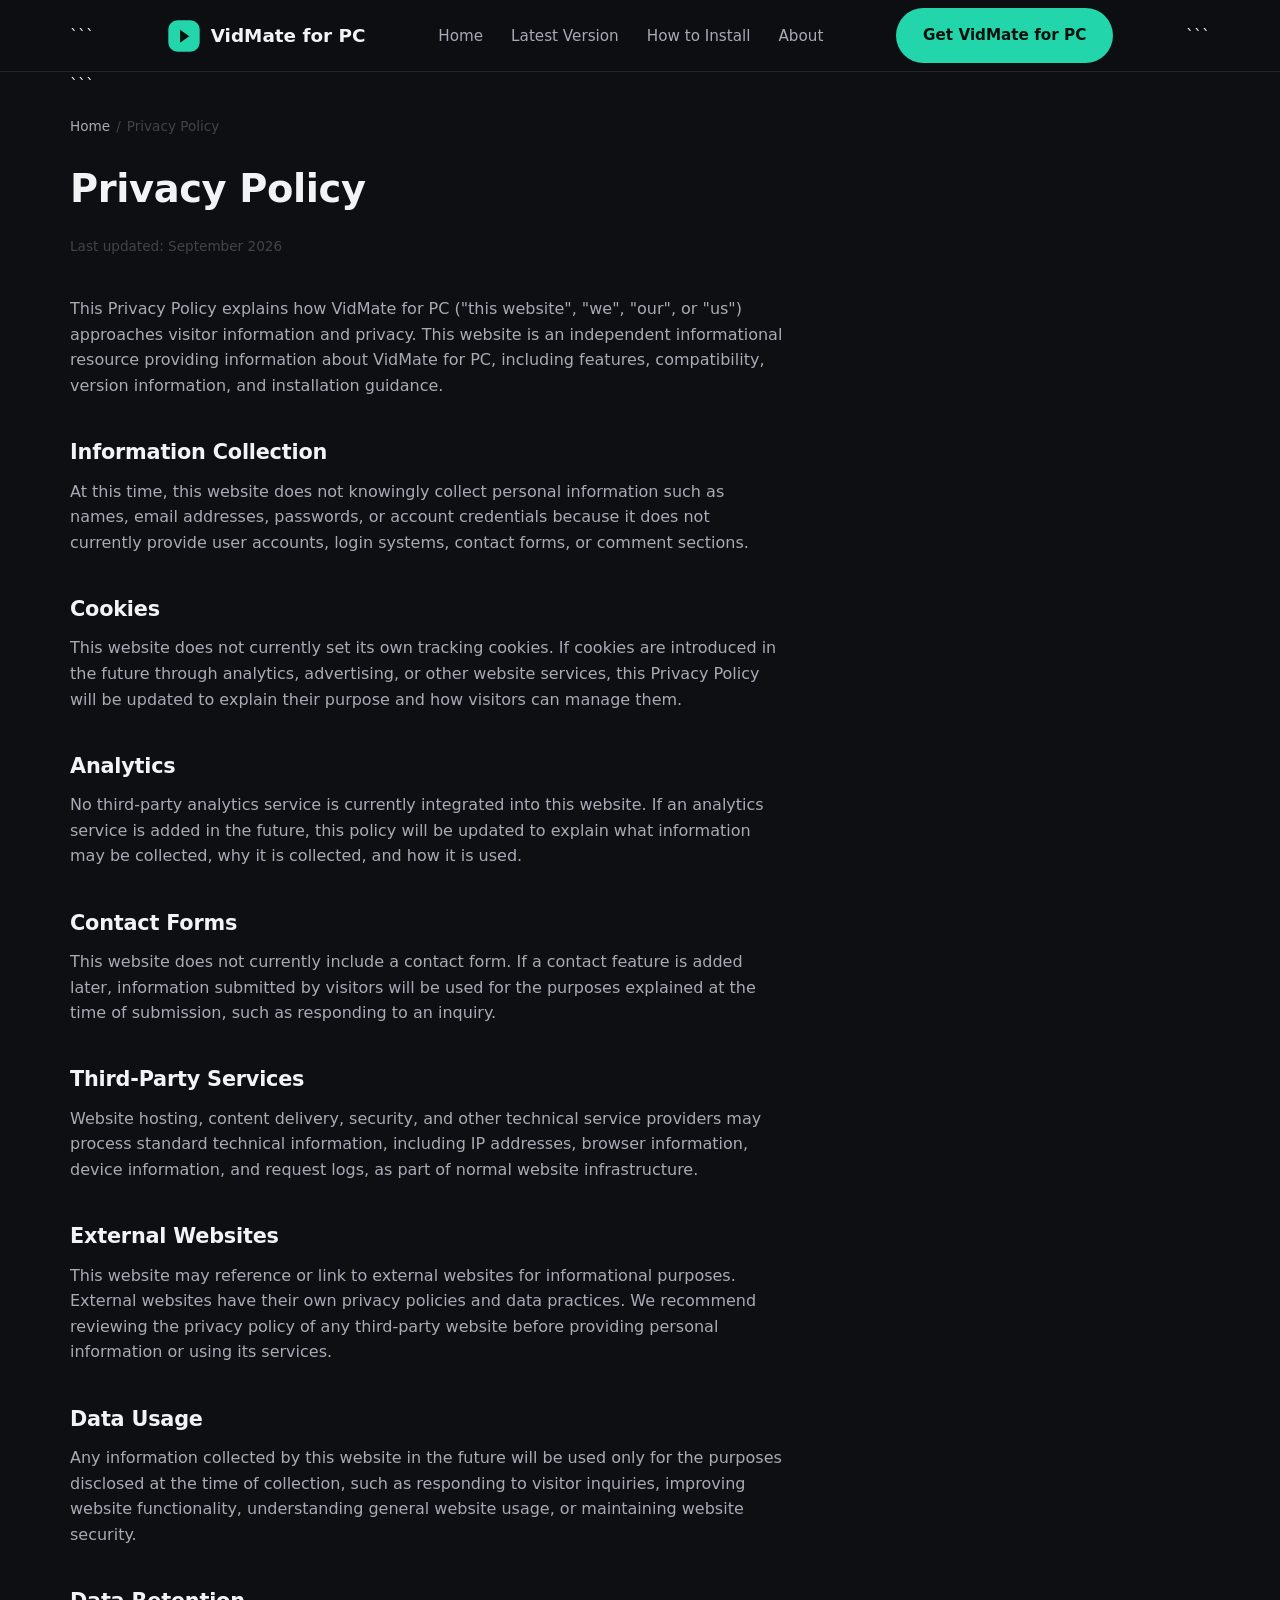
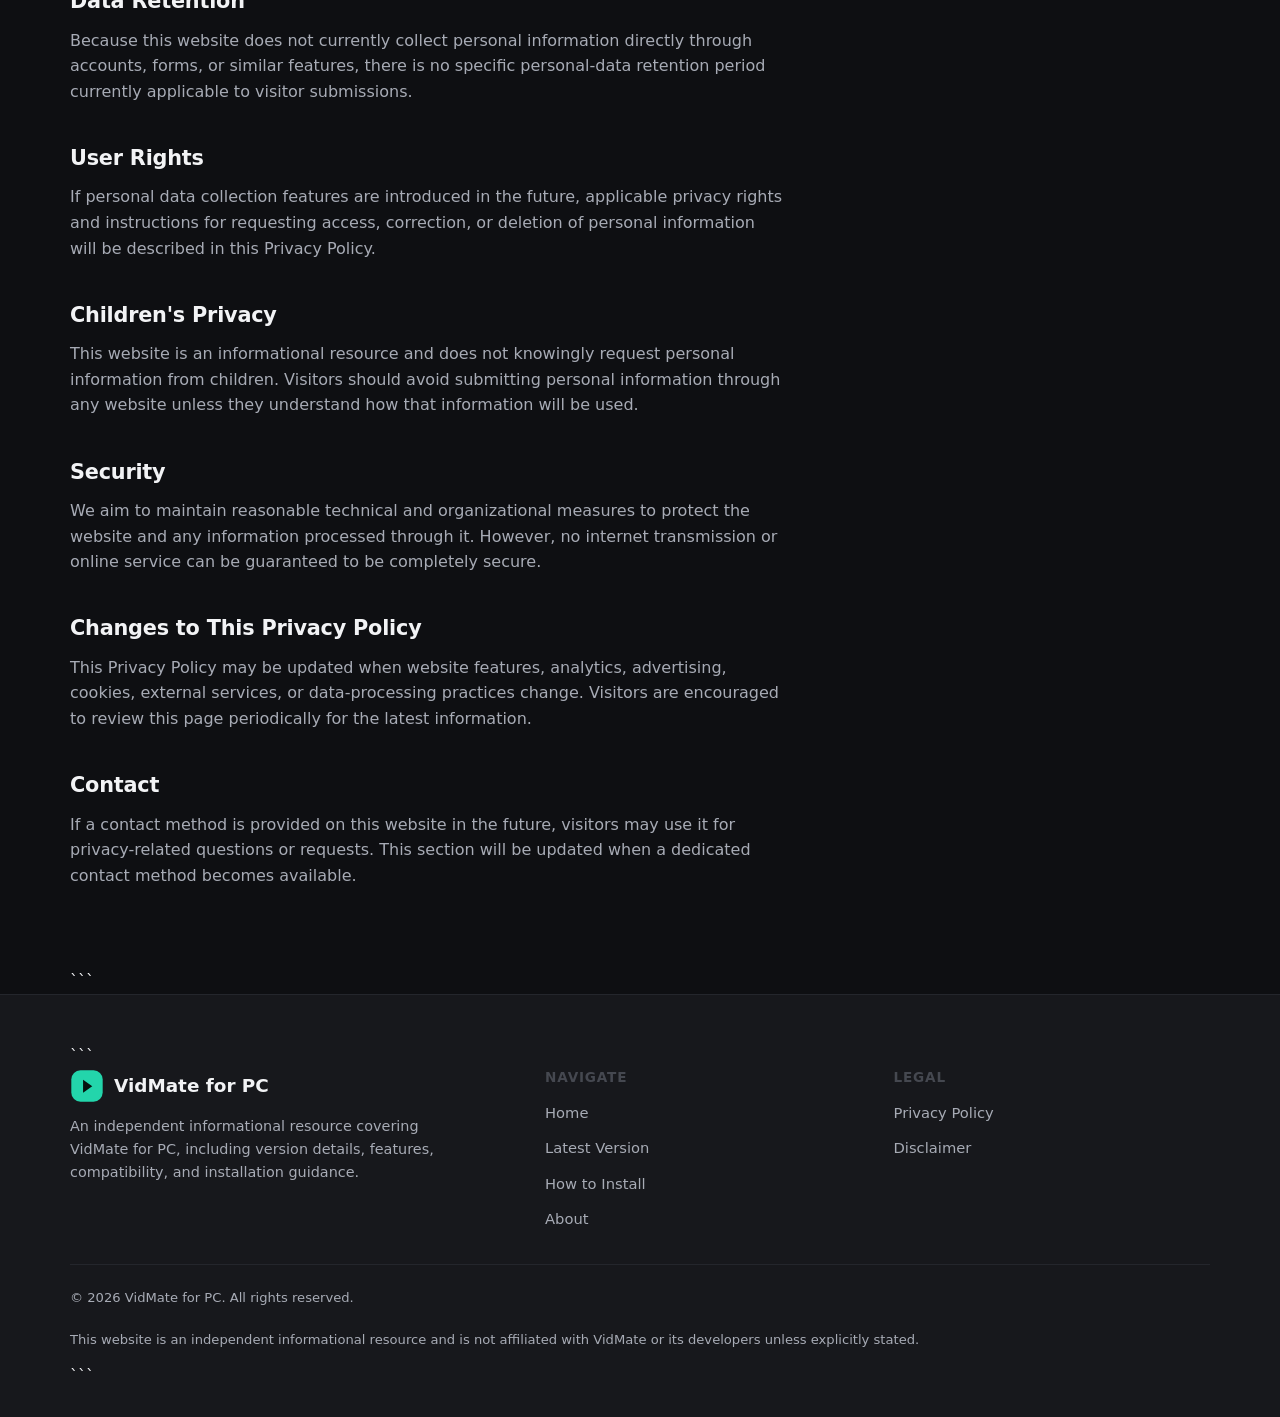
<file: privacy.html>
<!DOCTYPE html>

<html lang="en">
<head>
<meta charset="UTF-8">
<meta name="viewport" content="width=device-width, initial-scale=1.0">

<title>Privacy Policy — VidMate for PC</title>
<meta name="description" content="Privacy Policy for VidMate for PC, covering information collection, cookies, analytics, third-party services, and user privacy.">

<link rel="canonical" href="https://vidmate-for-pc.vercel.app/privacy.html">
<meta name="robots" content="index, follow">

<meta property="og:type" content="website">
<meta property="og:title" content="Privacy Policy — VidMate for PC">
<meta property="og:description" content="Privacy Policy for VidMate for PC, covering information collection, cookies, analytics, and user privacy.">
<meta property="og:url" content="https://vidmate-for-pc.vercel.app/privacy.html">
<meta property="og:image" content="https://vidmate-for-pc.vercel.app/assets/og-image.svg">
<meta name="twitter:card" content="summary_large_image">

<link rel="icon" type="image/svg+xml" href="assets/favicon.svg">
<link rel="stylesheet" href="style.css">
</head>

<body>

<a class="skip-link" href="#main-content">Skip to main content</a>

<header class="site-header">
  <div class="container">

```
<a class="brand" href="index.html" aria-label="VidMate for PC home">
  <svg viewBox="0 0 52 52" aria-hidden="true">
    <rect x="2" y="2" width="48" height="48" rx="14" fill="#23d5ab"/>
    <path d="M20 16.5 L34 26.5 L20 36.5 Z" fill="#06110d"/>
  </svg>
  VidMate for PC
</a>

<nav class="main-nav" aria-label="Primary">
  <ul>
    <li><a href="index.html">Home</a></li>
    <li><a href="latest-version.html">Latest Version</a></li>
    <li><a href="how-to-install.html">How to Install</a></li>
    <li><a href="about.html">About</a></li>
  </ul>
</nav>

<div class="header-actions">
  <a class="btn btn-primary" href="index.html#download">Get VidMate for PC</a>

  <button class="nav-toggle"
    type="button"
    aria-label="Open menu"
    aria-expanded="false"
    aria-controls="mobile-nav">

    <svg viewBox="0 0 24 24"
      fill="none"
      stroke="currentColor"
      stroke-width="2"
      aria-hidden="true">
      <path d="M4 6h16M4 12h16M4 18h16"
        stroke-linecap="round"/>
    </svg>

  </button>
</div>
```

  </div>

  <nav class="mobile-nav" id="mobile-nav" aria-label="Mobile">
    <ul>
      <li><a href="index.html">Home</a></li>
      <li><a href="latest-version.html">Latest Version</a></li>
      <li><a href="how-to-install.html">How to Install</a></li>
      <li><a href="about.html">About</a></li>
      <li><a href="privacy.html">Privacy Policy</a></li>
      <li><a href="disclaimer.html">Disclaimer</a></li>
    </ul>

```
<a class="btn btn-primary btn-block" href="index.html#download">
  Get VidMate for PC
</a>
```

  </nav>
</header>

<main id="main-content">

  <div class="container">

```
<nav class="breadcrumbs" aria-label="Breadcrumb">
  <ol>
    <li><a href="index.html">Home</a></li>
    <li>Privacy Policy</li>
  </ol>
</nav>

<div class="page-header">
  <h1>Privacy Policy</h1>
  <p class="updated-note">
    Last updated: September 2026
  </p>
</div>

<section class="prose" style="padding-top:0; max-width:70ch;">

  <p>
    This Privacy Policy explains how VidMate for PC ("this website",
    "we", "our", or "us") approaches visitor information and privacy.
    This website is an independent informational resource providing
    information about VidMate for PC, including features, compatibility,
    version information, and installation guidance.
  </p>

  <h2>Information Collection</h2>

  <p>
    At this time, this website does not knowingly collect personal
    information such as names, email addresses, passwords, or account
    credentials because it does not currently provide user accounts,
    login systems, contact forms, or comment sections.
  </p>

  <h2>Cookies</h2>

  <p>
    This website does not currently set its own tracking cookies.
    If cookies are introduced in the future through analytics,
    advertising, or other website services, this Privacy Policy
    will be updated to explain their purpose and how visitors can
    manage them.
  </p>

  <h2>Analytics</h2>

  <p>
    No third-party analytics service is currently integrated into
    this website. If an analytics service is added in the future,
    this policy will be updated to explain what information may be
    collected, why it is collected, and how it is used.
  </p>

  <h2>Contact Forms</h2>

  <p>
    This website does not currently include a contact form.
    If a contact feature is added later, information submitted by
    visitors will be used for the purposes explained at the time
    of submission, such as responding to an inquiry.
  </p>

  <h2>Third-Party Services</h2>

  <p>
    Website hosting, content delivery, security, and other technical
    service providers may process standard technical information,
    including IP addresses, browser information, device information,
    and request logs, as part of normal website infrastructure.
  </p>

  <h2>External Websites</h2>

  <p>
    This website may reference or link to external websites for
    informational purposes. External websites have their own privacy
    policies and data practices. We recommend reviewing the privacy
    policy of any third-party website before providing personal
    information or using its services.
  </p>

  <h2>Data Usage</h2>

  <p>
    Any information collected by this website in the future will be
    used only for the purposes disclosed at the time of collection,
    such as responding to visitor inquiries, improving website
    functionality, understanding general website usage, or maintaining
    website security.
  </p>

  <h2>Data Retention</h2>

  <p>
    Because this website does not currently collect personal information
    directly through accounts, forms, or similar features, there is no
    specific personal-data retention period currently applicable to
    visitor submissions.
  </p>

  <h2>User Rights</h2>

  <p>
    If personal data collection features are introduced in the future,
    applicable privacy rights and instructions for requesting access,
    correction, or deletion of personal information will be described
    in this Privacy Policy.
  </p>

  <h2>Children's Privacy</h2>

  <p>
    This website is an informational resource and does not knowingly
    request personal information from children. Visitors should avoid
    submitting personal information through any website unless they
    understand how that information will be used.
  </p>

  <h2>Security</h2>

  <p>
    We aim to maintain reasonable technical and organizational measures
    to protect the website and any information processed through it.
    However, no internet transmission or online service can be guaranteed
    to be completely secure.
  </p>

  <h2>Changes to This Privacy Policy</h2>

  <p>
    This Privacy Policy may be updated when website features, analytics,
    advertising, cookies, external services, or data-processing practices
    change. Visitors are encouraged to review this page periodically
    for the latest information.
  </p>

  <h2>Contact</h2>

  <p>
    If a contact method is provided on this website in the future,
    visitors may use it for privacy-related questions or requests.
    This section will be updated when a dedicated contact method becomes
    available.
  </p>

</section>
```

  </div>

</main>

<footer class="site-footer">

  <div class="container">

```
<div class="footer-grid">

  <div class="footer-brand">

    <a class="brand" href="index.html">
      <svg viewBox="0 0 52 52" aria-hidden="true">
        <rect x="2" y="2" width="48" height="48" rx="14" fill="#23d5ab"/>
        <path d="M20 16.5 L34 26.5 L20 36.5 Z" fill="#06110d"/>
      </svg>
      VidMate for PC
    </a>

    <p>
      An independent informational resource covering VidMate for PC,
      including version details, features, compatibility, and
      installation guidance.
    </p>

  </div>

  <div class="footer-col">

    <h4>Navigate</h4>

    <ul>
      <li><a href="index.html">Home</a></li>
      <li><a href="latest-version.html">Latest Version</a></li>
      <li><a href="how-to-install.html">How to Install</a></li>
      <li><a href="about.html">About</a></li>
    </ul>

  </div>

  <div class="footer-col">

    <h4>Legal</h4>

    <ul>
      <li><a href="privacy.html">Privacy Policy</a></li>
      <li><a href="disclaimer.html">Disclaimer</a></li>
    </ul>

  </div>

</div>

<div class="footer-bottom">

  <p>
    © 2026 VidMate for PC. All rights reserved.
  </p>

  <p>
    This website is an independent informational resource and is not
    affiliated with VidMate or its developers unless explicitly stated.
  </p>

</div>
```

  </div>

</footer>

<script src="script.js"></script>

</body>
</html>
</file>
<file: style.css>
/* =========================================================
   VidMate Guide — style.css
   Vanilla CSS, no framework. Mobile-first, CSS variables.
   ========================================================= */

:root {
  /* Palette */
  --color-bg: #0e0f12;
  --color-bg-alt: #17181c;
  --color-bg-elevated: #1d1f24;
  --color-surface: #212329;
  --color-border: #2b2d34;
  --color-border-soft: #24262c;

  --color-text: #f2f3f5;
  --color-text-muted: #a7abb5;
  --color-text-faint: #74788380;

  --color-accent: #23d5ab;       /* media-inspired teal-green */
  --color-accent-strong: #1bb992;
  --color-accent-soft: rgba(35, 213, 171, 0.12);
  --color-amber: #e2a53a;
  --color-amber-soft: rgba(226, 165, 58, 0.12);

  --color-white: #ffffff;

  /* Type */
  --font-body: Inter, ui-sans-serif, system-ui, -apple-system,
    BlinkMacSystemFont, "Segoe UI", sans-serif;

  /* Layout */
  --max-width: 1180px;
  --radius-sm: 8px;
  --radius-md: 14px;
  --radius-lg: 22px;
  --shadow-card: 0 10px 30px rgba(0, 0, 0, 0.35);
  --shadow-soft: 0 4px 14px rgba(0, 0, 0, 0.25);

  --header-height: 72px;
}

/* =========================
   Reset
   ========================= */
*,
*::before,
*::after {
  box-sizing: border-box;
}

html {
  scroll-behavior: smooth;
}

body {
  margin: 0;
  font-family: var(--font-body);
  background: var(--color-bg);
  color: var(--color-text);
  line-height: 1.6;
  -webkit-font-smoothing: antialiased;
  overflow-x: hidden;
}

img,
svg {
  max-width: 100%;
  display: block;
}

a {
  color: inherit;
  text-decoration: none;
}

ul {
  list-style: none;
  margin: 0;
  padding: 0;
}

button {
  font-family: inherit;
  cursor: pointer;
}

h1, h2, h3, h4 {
  line-height: 1.25;
  margin: 0 0 0.6em;
  font-weight: 700;
  letter-spacing: -0.01em;
}

p {
  margin: 0 0 1em;
  color: var(--color-text-muted);
}

.container {
  width: 100%;
  max-width: var(--max-width);
  margin: 0 auto;
  padding: 0 20px;
}

section {
  padding: 64px 0;
}

.section-heading {
  max-width: 640px;
  margin: 0 0 32px;
}

.section-heading .eyebrow {
  display: inline-block;
  color: var(--color-accent);
  font-size: 0.78rem;
  font-weight: 700;
  letter-spacing: 0.12em;
  text-transform: uppercase;
  margin-bottom: 10px;
}

.section-heading h2 {
  font-size: clamp(1.6rem, 3vw, 2.1rem);
  margin-bottom: 8px;
}

.section-heading p {
  margin: 0;
}

/* Focus visibility for accessibility */
a:focus-visible,
button:focus-visible,
summary:focus-visible,
input:focus-visible {
  outline: 2px solid var(--color-accent);
  outline-offset: 3px;
  border-radius: 4px;
}

/* =========================
   Buttons
   ========================= */
.btn {
  display: inline-flex;
  align-items: center;
  justify-content: center;
  gap: 8px;
  padding: 14px 26px;
  border-radius: 999px;
  font-weight: 600;
  font-size: 0.95rem;
  border: 1px solid transparent;
  transition: transform 0.15s ease, background 0.15s ease, border-color 0.15s ease;
  white-space: nowrap;
}

.btn:hover {
  transform: translateY(-1px);
}

.btn-primary {
  background: var(--color-accent);
  color: #06110d;
}

.btn-primary:hover {
  background: var(--color-accent-strong);
}

.btn-secondary {
  background: transparent;
  color: var(--color-text);
  border-color: var(--color-border);
}

.btn-secondary:hover {
  border-color: var(--color-accent);
  color: var(--color-accent);
}

.btn-block {
  width: 100%;
}

.btn[disabled] {
  opacity: 0.6;
  cursor: not-allowed;
}

/* =========================
   Header
   ========================= */
.site-header {
  position: sticky;
  top: 0;
  z-index: 100;
  height: var(--header-height);
  display: flex;
  align-items: center;
  background: rgba(14, 15, 18, 0.85);
  backdrop-filter: blur(10px);
  border-bottom: 1px solid var(--color-border-soft);
}

.site-header .container {
  display: flex;
  align-items: center;
  justify-content: space-between;
  gap: 16px;
}

.brand {
  display: flex;
  align-items: center;
  gap: 10px;
  font-weight: 800;
  font-size: 1.15rem;
  color: var(--color-text);
}

.brand svg {
  width: 34px;
  height: 34px;
  flex-shrink: 0;
}

.main-nav {
  display: none;
}

.main-nav ul {
  display: flex;
  align-items: center;
  gap: 28px;
}

.main-nav a {
  font-size: 0.95rem;
  font-weight: 500;
  color: var(--color-text-muted);
  transition: color 0.15s ease;
}

.main-nav a:hover,
.main-nav a[aria-current="page"] {
  color: var(--color-accent);
}

.header-actions {
  display: flex;
  align-items: center;
  gap: 10px;
}

.header-actions .btn {
  display: none;
}

.nav-toggle {
  display: flex;
  align-items: center;
  justify-content: center;
  width: 42px;
  height: 42px;
  background: var(--color-surface);
  border: 1px solid var(--color-border);
  border-radius: var(--radius-sm);
  color: var(--color-text);
}

.nav-toggle svg {
  width: 20px;
  height: 20px;
}

.mobile-nav {
  position: fixed;
  inset: var(--header-height) 0 0 0;
  background: var(--color-bg);
  z-index: 99;
  padding: 24px 20px;
  transform: translateY(-8px);
  opacity: 0;
  pointer-events: none;
  transition: opacity 0.18s ease, transform 0.18s ease;
  overflow-y: auto;
}

.mobile-nav.is-open {
  opacity: 1;
  transform: translateY(0);
  pointer-events: auto;
}

.mobile-nav ul {
  display: flex;
  flex-direction: column;
  gap: 4px;
}

.mobile-nav a {
  display: block;
  padding: 14px 6px;
  font-size: 1.05rem;
  font-weight: 600;
  border-bottom: 1px solid var(--color-border-soft);
  color: var(--color-text);
}

.mobile-nav .btn {
  margin-top: 20px;
}

@media (min-width: 900px) {
  .main-nav {
    display: block;
  }
  .header-actions .btn {
    display: inline-flex;
  }
  .nav-toggle {
    display: none;
  }
  .mobile-nav {
    display: none;
  }
}

/* =========================
   Breadcrumbs
   ========================= */
.breadcrumbs {
  padding: 18px 0 0;
}

.breadcrumbs ol {
  display: flex;
  flex-wrap: wrap;
  gap: 6px;
  list-style: none;
  padding: 0;
  margin: 0;
  font-size: 0.85rem;
  color: var(--color-text-faint);
}

.breadcrumbs a {
  color: var(--color-text-muted);
}

.breadcrumbs a:hover {
  color: var(--color-accent);
}

.breadcrumbs li:not(:last-child)::after {
  content: "/";
  margin-left: 6px;
  color: var(--color-text-faint);
}

/* =========================
   Hero
   ========================= */
.hero {
  padding: 56px 0 40px;
}

.hero .container {
  display: grid;
  gap: 40px;
  align-items: center;
}

.hero-label {
  display: inline-block;
  background: var(--color-accent-soft);
  color: var(--color-accent);
  font-size: 0.75rem;
  font-weight: 700;
  letter-spacing: 0.1em;
  text-transform: uppercase;
  padding: 6px 14px;
  border-radius: 999px;
  margin-bottom: 18px;
}

.hero h1 {
  font-size: clamp(2rem, 5vw, 3.1rem);
  margin-bottom: 18px;
}

.hero-lead {
  font-size: 1.05rem;
  max-width: 54ch;
  margin-bottom: 28px;
}

.hero-actions {
  display: flex;
  flex-wrap: wrap;
  gap: 14px;
}

.hero-visual {
  display: flex;
  justify-content: center;
}

.hero-visual svg {
  width: 100%;
  max-width: 360px;
  height: auto;
}

@media (min-width: 960px) {
  .hero .container {
    grid-template-columns: 1.1fr 0.9fr;
  }
}

/* =========================
   Download panel
   ========================= */
.download-panel {
  background: linear-gradient(160deg, var(--color-bg-elevated), var(--color-bg-alt));
  border: 1px solid var(--color-border);
  border-radius: var(--radius-lg);
  padding: 32px;
  box-shadow: var(--shadow-card);
}

.download-panel-header {
  display: flex;
  align-items: center;
  gap: 16px;
  margin-bottom: 24px;
}

.download-panel-header .app-icon {
  width: 56px;
  height: 56px;
  border-radius: 16px;
  flex-shrink: 0;
}

.download-panel-header h2,
.download-panel-header h3 {
  margin: 0 0 4px;
}

.download-meta {
  display: grid;
  grid-template-columns: repeat(2, 1fr);
  gap: 14px;
  margin-bottom: 26px;
}

.download-meta div {
  background: var(--color-surface);
  border: 1px solid var(--color-border-soft);
  border-radius: var(--radius-sm);
  padding: 12px 14px;
}

.download-meta span {
  display: block;
  font-size: 0.72rem;
  text-transform: uppercase;
  letter-spacing: 0.06em;
  color: var(--color-text-faint);
  margin-bottom: 4px;
}

.download-meta strong {
  font-size: 0.95rem;
  color: var(--color-text);
}

.download-note {
  margin-top: 16px;
  font-size: 0.85rem;
  color: var(--color-text-faint);
}

.download-status {
  margin-top: 14px;
  font-size: 0.88rem;
  color: var(--color-amber);
  background: var(--color-amber-soft);
  border: 1px solid rgba(226, 165, 58, 0.3);
  padding: 12px 14px;
  border-radius: var(--radius-sm);
  display: none;
}

.download-status.is-visible {
  display: block;
}

/* =========================
   Cards / grids
   ========================= */
.grid {
  display: grid;
  gap: 20px;
}

@media (min-width: 640px) {
  .grid-2 { grid-template-columns: repeat(2, 1fr); }
}

@media (min-width: 900px) {
  .grid-3 { grid-template-columns: repeat(3, 1fr); }
  .grid-4 { grid-template-columns: repeat(4, 1fr); }
}

.card {
  background: var(--color-bg-elevated);
  border: 1px solid var(--color-border);
  border-radius: var(--radius-md);
  padding: 24px;
}

.feature-card .icon {
  width: 44px;
  height: 44px;
  border-radius: 12px;
  background: var(--color-accent-soft);
  display: flex;
  align-items: center;
  justify-content: center;
  margin-bottom: 16px;
}

.feature-card .icon svg {
  width: 22px;
  height: 22px;
  color: var(--color-accent);
}

.feature-card h3 {
  font-size: 1.05rem;
  margin-bottom: 8px;
}

.feature-card p {
  margin: 0;
  font-size: 0.92rem;
}

/* =========================
   Info table
   ========================= */
.info-table-wrap {
  overflow-x: auto;
  border: 1px solid var(--color-border);
  border-radius: var(--radius-md);
}

table.info-table {
  width: 100%;
  border-collapse: collapse;
  min-width: 420px;
}

.info-table th,
.info-table td {
  text-align: left;
  padding: 14px 18px;
  border-bottom: 1px solid var(--color-border-soft);
  font-size: 0.92rem;
}

.info-table th {
  width: 40%;
  color: var(--color-text-muted);
  font-weight: 600;
  background: var(--color-bg-alt);
}

.info-table tr:last-child th,
.info-table tr:last-child td {
  border-bottom: none;
}

/* =========================
   Screenshots
   ========================= */
.screenshot-card {
  background: var(--color-bg-elevated);
  border: 1px solid var(--color-border);
  border-radius: var(--radius-md);
  overflow: hidden;
}

.screenshot-card figcaption {
  padding: 12px 16px;
  font-size: 0.85rem;
  color: var(--color-text-muted);
  border-top: 1px solid var(--color-border-soft);
}

/* =========================
   Timeline (What's New)
   ========================= */
.timeline {
  border-left: 2px solid var(--color-border);
  padding-left: 24px;
  display: flex;
  flex-direction: column;
  gap: 26px;
}

.timeline-item {
  position: relative;
}

.timeline-item::before {
  content: "";
  position: absolute;
  left: -30px;
  top: 4px;
  width: 12px;
  height: 12px;
  border-radius: 50%;
  background: var(--color-accent);
  border: 3px solid var(--color-bg);
  box-shadow: 0 0 0 2px var(--color-border);
}

.timeline-item .version-badge {
  display: inline-block;
  background: var(--color-accent-soft);
  color: var(--color-accent);
  font-size: 0.75rem;
  font-weight: 700;
  padding: 4px 10px;
  border-radius: 999px;
  margin-bottom: 8px;
}

/* =========================
   Steps
   ========================= */
.steps-grid {
  display: grid;
  gap: 20px;
}

@media (min-width: 720px) {
  .steps-grid { grid-template-columns: repeat(2, 1fr); }
}

@media (min-width: 1080px) {
  .steps-grid.steps-4 { grid-template-columns: repeat(4, 1fr); }
}

.step-card {
  background: var(--color-bg-elevated);
  border: 1px solid var(--color-border);
  border-radius: var(--radius-md);
  padding: 22px;
}

.step-card .step-number {
  font-size: 1.6rem;
  font-weight: 800;
  color: var(--color-accent);
  margin-bottom: 10px;
  display: block;
}

.step-card h3 {
  font-size: 1rem;
  margin-bottom: 6px;
}

.step-card p {
  margin: 0;
  font-size: 0.9rem;
}

/* =========================
   FAQ
   ========================= */
.faq-list details {
  background: var(--color-bg-elevated);
  border: 1px solid var(--color-border);
  border-radius: var(--radius-sm);
  padding: 6px 18px;
  margin-bottom: 12px;
}

.faq-list summary {
  padding: 14px 0;
  font-weight: 600;
  cursor: pointer;
  list-style: none;
  display: flex;
  align-items: center;
  justify-content: space-between;
  gap: 12px;
}

.faq-list summary::-webkit-details-marker {
  display: none;
}

.faq-list summary::after {
  content: "+";
  font-size: 1.4rem;
  color: var(--color-accent);
  flex-shrink: 0;
  transition: transform 0.15s ease;
}

.faq-list details[open] summary::after {
  transform: rotate(45deg);
}

.faq-list .faq-answer {
  padding: 0 0 16px;
  margin: 0;
  color: var(--color-text-muted);
  font-size: 0.92rem;
}

/* =========================
   Trust / responsibility box
   ========================= */
.trust-box {
  background: var(--color-amber-soft);
  border: 1px solid rgba(226, 165, 58, 0.3);
  border-radius: var(--radius-md);
  padding: 26px;
}

.trust-box h2,
.trust-box h3 {
  color: var(--color-amber);
}

.trust-box ul {
  display: flex;
  flex-direction: column;
  gap: 10px;
  margin-top: 14px;
}

.trust-box li {
  font-size: 0.92rem;
  color: var(--color-text-muted);
  padding-left: 22px;
  position: relative;
}

.trust-box li::before {
  content: "";
  position: absolute;
  left: 0;
  top: 8px;
  width: 8px;
  height: 8px;
  border-radius: 50%;
  background: var(--color-amber);
}

/* =========================
   CTA banner
   ========================= */
.cta-banner {
  background: linear-gradient(135deg, var(--color-accent-soft), transparent);
  border: 1px solid var(--color-border);
  border-radius: var(--radius-lg);
  padding: 44px 32px;
  text-align: center;
}

.cta-banner h2 {
  margin-bottom: 10px;
}

.cta-banner .btn {
  margin-top: 16px;
}

/* =========================
   Footer
   ========================= */
.site-footer {
  border-top: 1px solid var(--color-border-soft);
  background: var(--color-bg-alt);
  padding: 48px 0 28px;
}

.footer-grid {
  display: grid;
  gap: 32px;
  margin-bottom: 32px;
}

@media (min-width: 720px) {
  .footer-grid {
    grid-template-columns: 1.4fr 1fr 1fr;
  }
}

.footer-brand .brand {
  margin-bottom: 12px;
}

.footer-brand p {
  max-width: 40ch;
  font-size: 0.9rem;
}

.footer-col h4 {
  font-size: 0.85rem;
  text-transform: uppercase;
  letter-spacing: 0.06em;
  color: var(--color-text-faint);
  margin-bottom: 14px;
}

.footer-col ul {
  display: flex;
  flex-direction: column;
  gap: 10px;
}

.footer-col a {
  font-size: 0.92rem;
  color: var(--color-text-muted);
}

.footer-col a:hover {
  color: var(--color-accent);
}

.footer-bottom {
  border-top: 1px solid var(--color-border-soft);
  padding-top: 22px;
  display: flex;
  flex-direction: column;
  gap: 8px;
  font-size: 0.82rem;
  color: var(--color-text-faint);
}

/* =========================
   Prose (legal pages)
   ========================= */
.prose h2 {
  font-size: 1.3rem;
  margin-top: 2em;
}

.prose h3 {
  font-size: 1.05rem;
  margin-top: 1.4em;
}

.prose ul {
  list-style: disc;
  padding-left: 1.4em;
  margin-bottom: 1em;
}

.prose li {
  color: var(--color-text-muted);
  margin-bottom: 0.4em;
}

.page-header {
  padding: 28px 0 8px;
}

.page-header h1 {
  font-size: clamp(1.7rem, 4vw, 2.4rem);
}

.updated-note {
  font-size: 0.85rem;
  color: var(--color-text-faint);
  margin-bottom: 30px;
}

/* Visually hidden (skip link etc.) */
.visually-hidden {
  position: absolute;
  width: 1px;
  height: 1px;
  overflow: hidden;
  clip: rect(0 0 0 0);
  white-space: nowrap;
}

.skip-link {
  position: absolute;
  left: 12px;
  top: -60px;
  background: var(--color-accent);
  color: #06110d;
  padding: 10px 16px;
  border-radius: var(--radius-sm);
  z-index: 200;
  transition: top 0.15s ease;
}

.skip-link:focus {
  top: 12px;
}
</file>
